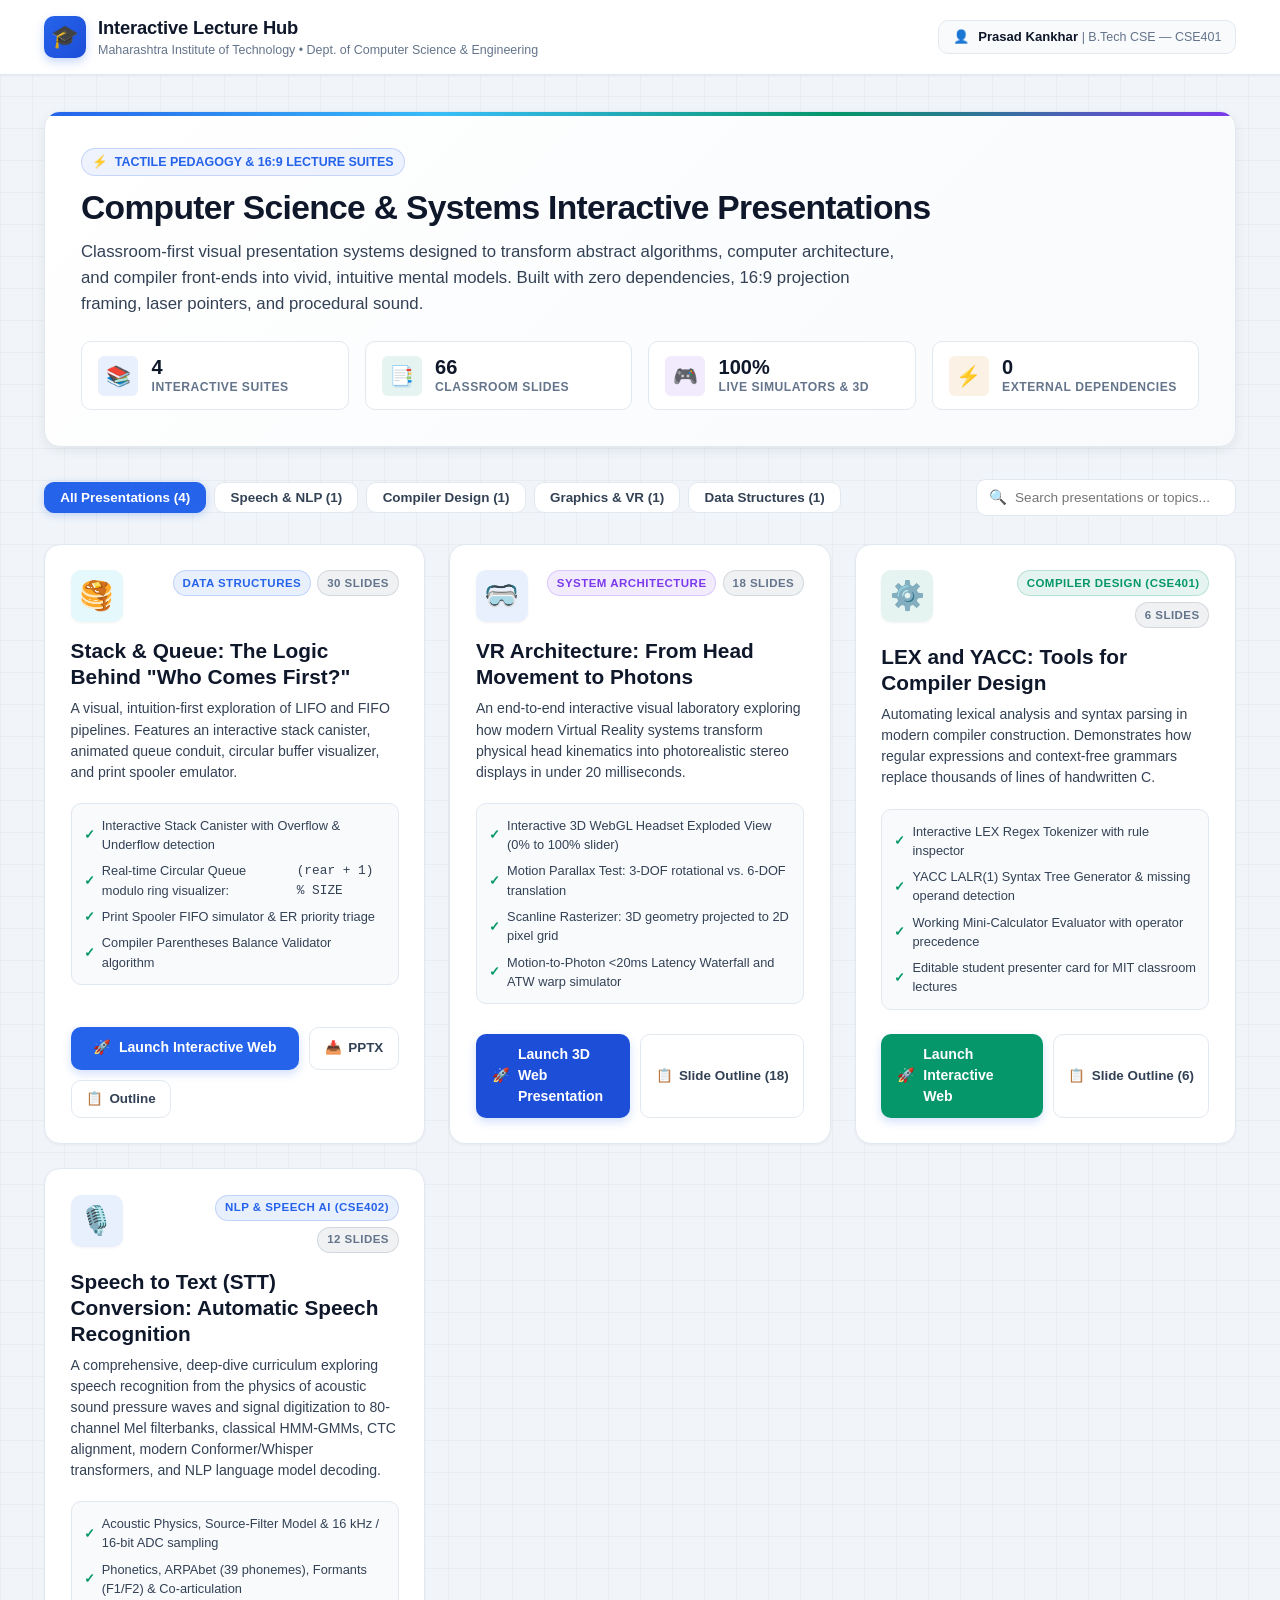
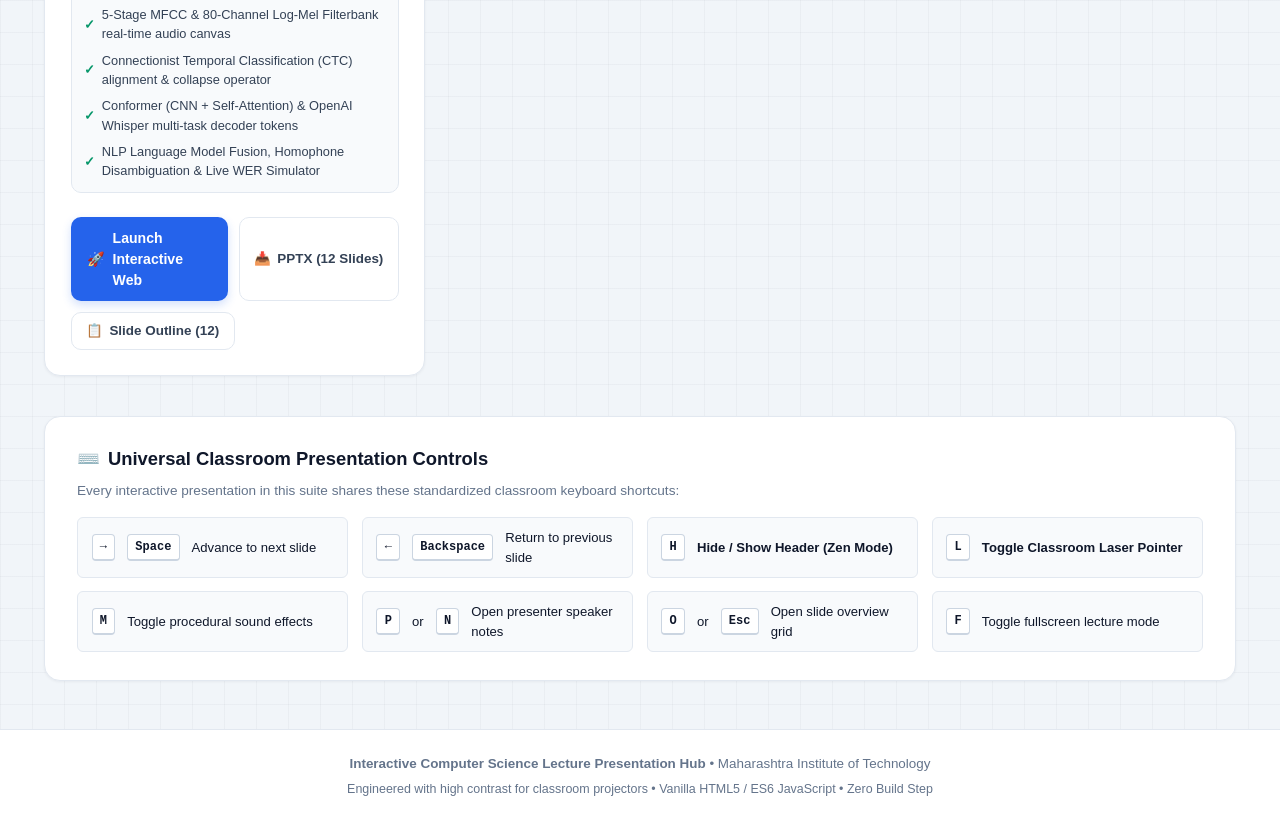
<file: index.html>
<!DOCTYPE html>
<html lang="en">
<head>
  <meta charset="UTF-8">
  <meta name="viewport" content="width=device-width, initial-scale=1.0">
  <title>CS & Engineering Interactive Presentation Hub</title>
  <meta name="description" content="Central Hub for Interactive Classroom Presentations, WebGL Laboratories, and Teaching Suites in Computer Science and Engineering.">
  <link rel="stylesheet" href="css/hub.css">
  <link rel="icon" href="data:image/svg+xml,<svg xmlns='http://www.w3.org/2000/svg' viewBox='0 0 100 100'><text y='.9em' font-size='90'>🎓</text></svg>">
</head>
<body>

  <!-- Hub Header -->
  <header class="hub-header">
    <div class="hub-header-container">
      <div class="hub-brand">
        <div class="hub-logo-icon" aria-hidden="true">🎓</div>
        <div>
          <h1 class="hub-brand-title">Interactive Lecture Hub</h1>
          <div class="hub-brand-subtitle">Maharashtra Institute of Technology • Dept. of Computer Science & Engineering</div>
        </div>
      </div>

      <div class="hub-presenter-badge">
        <span>👤</span>
        <div>
          <strong style="color: var(--text-primary);">Prasad Kankhar</strong>
          <span style="color: var(--text-muted); font-size: 0.78rem;"> | B.Tech CSE — CSE401</span>
        </div>
      </div>
    </div>
  </header>

  <!-- Hub Main Content -->
  <main class="hub-main">
    
    <!-- Hero Banner -->
    <section class="hub-hero">
      <div class="hero-tag">
        <span>⚡</span> TACTILE PEDAGOGY & 16:9 LECTURE SUITES
      </div>
      <h2 class="hero-title">
        Computer Science & Systems Interactive Presentations
      </h2>
      <p class="hero-lead">
        Classroom-first visual presentation systems designed to transform abstract algorithms, computer architecture, and compiler front-ends into vivid, intuitive mental models. Built with zero dependencies, 16:9 projection framing, laser pointers, and procedural sound.
      </p>

      <!-- Stats Grid -->
      <div class="hub-stats-row">
        <div class="hub-stat-item">
          <div class="hub-stat-icon" style="background: rgba(37, 99, 235, 0.1); color: var(--accent-blue);">📚</div>
          <div>
            <div class="hub-stat-val">4</div>
            <div class="hub-stat-lbl">Interactive Suites</div>
          </div>
        </div>

        <div class="hub-stat-item">
          <div class="hub-stat-icon" style="background: rgba(5, 150, 105, 0.1); color: var(--accent-green);">📑</div>
          <div>
            <div class="hub-stat-val">66</div>
            <div class="hub-stat-lbl">Classroom Slides</div>
          </div>
        </div>

        <div class="hub-stat-item">
          <div class="hub-stat-icon" style="background: rgba(124, 58, 237, 0.1); color: var(--accent-purple);">🎮</div>
          <div>
            <div class="hub-stat-val">100%</div>
            <div class="hub-stat-lbl">Live Simulators & 3D</div>
          </div>
        </div>

        <div class="hub-stat-item">
          <div class="hub-stat-icon" style="background: rgba(217, 119, 6, 0.1); color: var(--accent-amber);">⚡</div>
          <div>
            <div class="hub-stat-val">0</div>
            <div class="hub-stat-lbl">External Dependencies</div>
          </div>
        </div>
      </div>
    </section>

    <!-- Toolbar: Category Filters & Search -->
    <div class="hub-toolbar">
      <div class="hub-filter-tabs">
        <button class="hub-tab-btn active" onclick="filterCategory('all', this)">All Presentations (4)</button>
        <button class="hub-tab-btn" onclick="filterCategory('nlp', this)">Speech & NLP (1)</button>
        <button class="hub-tab-btn" onclick="filterCategory('compiler', this)">Compiler Design (1)</button>
        <button class="hub-tab-btn" onclick="filterCategory('systems', this)">Graphics & VR (1)</button>
        <button class="hub-tab-btn" onclick="filterCategory('ds', this)">Data Structures (1)</button>
      </div>

      <div class="hub-search-box">
        <span style="font-size: 0.9rem;" aria-hidden="true">🔍</span>
        <input type="text" id="hub-search-input" class="hub-search-input" placeholder="Search presentations or topics..." oninput="searchPresentations(this.value)">
      </div>
    </div>

    <!-- Presentation Cards Grid -->
    <div class="hub-cards-grid" id="presentation-grid">

      <!-- Card 1: Stack & Queue -->
      <article class="ppt-card" data-category="ds" data-keywords="stack queue lifo fifo data structures algorithms circular buffer spooler recursion call stack">
        <div>
          <div class="ppt-card-header">
            <div class="ppt-card-icon" style="background: rgba(6, 182, 212, 0.1); color: #0891B2;">🥞</div>
            <div class="ppt-badge-row">
              <span class="ppt-pill ppt-pill-blue">Data Structures</span>
              <span class="ppt-pill ppt-pill-slate">30 Slides</span>
            </div>
          </div>

          <h3 class="ppt-card-title">Stack & Queue: The Logic Behind "Who Comes First?"</h3>
          <p class="ppt-card-desc">
            A visual, intuition-first exploration of LIFO and FIFO pipelines. Features an interactive stack canister, animated queue conduit, circular buffer visualizer, and print spooler emulator.
          </p>

          <ul class="ppt-features-list">
            <li>Interactive Stack Canister with Overflow & Underflow detection</li>
            <li>Real-time Circular Queue modulo ring visualizer: <code>(rear + 1) % SIZE</code></li>
            <li>Print Spooler FIFO simulator & ER priority triage</li>
            <li>Compiler Parentheses Balance Validator algorithm</li>
          </ul>
        </div>

        <div class="ppt-actions">
          <a href="stack-queue.html" class="btn-launch" title="Launch Stack & Queue Presentation">
            <span>🚀</span> Launch Interactive Web
          </a>
          <a href="stack-queue.pptx" download class="btn-secondary" title="Download PowerPoint Deck (.pptx)">
            <span>📥</span> PPTX
          </a>
          <button class="btn-secondary" onclick="openOutline('stack-queue')" title="View Slide Outline">
            <span>📋</span> Outline
          </button>
        </div>
      </article>

      <!-- Card 2: VR Architecture -->
      <article class="ppt-card" data-category="systems" data-keywords="vr virtual reality architecture head tracking 3d webgl rendering latency buffer atw foveated optics ipd">
        <div>
          <div class="ppt-card-header">
            <div class="ppt-card-icon" style="background: rgba(37, 99, 235, 0.1); color: #2563EB;">🥽</div>
            <div class="ppt-badge-row">
              <span class="ppt-pill ppt-pill-purple">System Architecture</span>
              <span class="ppt-pill ppt-pill-slate">18 Slides</span>
            </div>
          </div>

          <h3 class="ppt-card-title">VR Architecture: From Head Movement to Photons</h3>
          <p class="ppt-card-desc">
            An end-to-end interactive visual laboratory exploring how modern Virtual Reality systems transform physical head kinematics into photorealistic stereo displays in under 20 milliseconds.
          </p>

          <ul class="ppt-features-list">
            <li>Interactive 3D WebGL Headset Exploded View (0% to 100% slider)</li>
            <li>Motion Parallax Test: 3-DOF rotational vs. 6-DOF translation</li>
            <li>Scanline Rasterizer: 3D geometry projected to 2D pixel grid</li>
            <li>Motion-to-Photon &lt;20ms Latency Waterfall and ATW warp simulator</li>
          </ul>
        </div>

        <div class="ppt-actions">
          <a href="vr.html" class="btn-launch" style="background: #1D4ED8;" title="Launch VR Architecture Presentation">
            <span>🚀</span> Launch 3D Web Presentation
          </a>
          <button class="btn-secondary" onclick="openOutline('vr')" title="View Slide Outline">
            <span>📋</span> Slide Outline (18)
          </button>
        </div>
      </article>

      <!-- Card 3: LEX & YACC -->
      <article class="ppt-card" data-category="compiler" data-keywords="lex yacc compiler design cse401 lexical analysis syntax parsing dfa lalr bnf token ast calculator mit">
        <div>
          <div class="ppt-card-header">
            <div class="ppt-card-icon" style="background: rgba(5, 150, 105, 0.1); color: #059669;">⚙️</div>
            <div class="ppt-badge-row">
              <span class="ppt-pill ppt-pill-emerald">Compiler Design (CSE401)</span>
              <span class="ppt-pill ppt-pill-slate">6 Slides</span>
            </div>
          </div>

          <h3 class="ppt-card-title">LEX and YACC: Tools for Compiler Design</h3>
          <p class="ppt-card-desc">
            Automating lexical analysis and syntax parsing in modern compiler construction. Demonstrates how regular expressions and context-free grammars replace thousands of lines of handwritten C.
          </p>

          <ul class="ppt-features-list">
            <li>Interactive LEX Regex Tokenizer with rule inspector</li>
            <li>YACC LALR(1) Syntax Tree Generator & missing operand detection</li>
            <li>Working Mini-Calculator Evaluator with operator precedence</li>
            <li>Editable student presenter card for MIT classroom lectures</li>
          </ul>
        </div>

        <div class="ppt-actions">
          <a href="lex-yacc.html" class="btn-launch" style="background: #059669;" title="Launch LEX & YACC Presentation">
            <span>🚀</span> Launch Interactive Web
          </a>
          <button class="btn-secondary" onclick="openOutline('lex-yacc')" title="View Slide Outline">
            <span>📋</span> Slide Outline (6)
          </button>
        </div>
      </article>

      <!-- Card 4: Speech to Text (ASR) & NLP -->
      <article class="ppt-card" data-category="nlp" data-keywords="speech to text stt asr nlp audio mfcc mel spectrogram acoustic model language model bayes hmm conformer whisper wer levenshtein decoding ctc phonetics mit">
        <div>
          <div class="ppt-card-header">
            <div class="ppt-card-icon" style="background: rgba(37, 99, 235, 0.1); color: #2563EB;">🎙️</div>
            <div class="ppt-badge-row">
              <span class="ppt-pill ppt-pill-blue">NLP & Speech AI (CSE402)</span>
              <span class="ppt-pill ppt-pill-slate">12 Slides</span>
            </div>
          </div>

          <h3 class="ppt-card-title">Speech to Text (STT) Conversion: Automatic Speech Recognition</h3>
          <p class="ppt-card-desc">
            A comprehensive, deep-dive curriculum exploring speech recognition from the physics of acoustic sound pressure waves and signal digitization to 80-channel Mel filterbanks, classical HMM-GMMs, CTC alignment, modern Conformer/Whisper transformers, and NLP language model decoding.
          </p>

          <ul class="ppt-features-list">
            <li>Acoustic Physics, Source-Filter Model & 16 kHz / 16-bit ADC sampling</li>
            <li>Phonetics, ARPAbet (39 phonemes), Formants (F1/F2) & Co-articulation</li>
            <li>5-Stage MFCC & 80-Channel Log-Mel Filterbank real-time audio canvas</li>
            <li>Connectionist Temporal Classification (CTC) alignment & collapse operator</li>
            <li>Conformer (CNN + Self-Attention) & OpenAI Whisper multi-task decoder tokens</li>
            <li>NLP Language Model Fusion, Homophone Disambiguation & Live WER Simulator</li>
          </ul>
        </div>

        <div class="ppt-actions">
          <a href="stt.html" class="btn-launch" style="background: #2563EB;" title="Launch Speech to Text Presentation">
            <span>🚀</span> Launch Interactive Web
          </a>
          <a href="stt.pptx" download class="btn-secondary" title="Download PowerPoint Deck (.pptx)">
            <span>📥</span> PPTX (12 Slides)
          </a>
          <button class="btn-secondary" onclick="openOutline('stt')" title="View Slide Outline">
            <span>📋</span> Slide Outline (12)
          </button>
        </div>
      </article>

    </div>

    <!-- Classroom Shortcuts Cheatsheet -->
    <section class="hub-cheatsheet">
      <h3 class="cheatsheet-title">
        <span>⌨️</span> Universal Classroom Presentation Controls
      </h3>
      <p style="font-size: 0.85rem; color: var(--text-muted);">
        Every interactive presentation in this suite shares these standardized classroom keyboard shortcuts:
      </p>

      <div class="cheatsheet-grid">
        <div class="cheatsheet-item">
          <kbd>→</kbd> <kbd>Space</kbd>
          <span>Advance to next slide</span>
        </div>
        <div class="cheatsheet-item">
          <kbd>←</kbd> <kbd>Backspace</kbd>
          <span>Return to previous slide</span>
        </div>
        <div class="cheatsheet-item">
          <kbd>H</kbd>
          <span><strong>Hide / Show Header (Zen Mode)</strong></span>
        </div>
        <div class="cheatsheet-item">
          <kbd>L</kbd>
          <span><strong>Toggle Classroom Laser Pointer</strong></span>
        </div>
        <div class="cheatsheet-item">
          <kbd>M</kbd>
          <span>Toggle procedural sound effects</span>
        </div>
        <div class="cheatsheet-item">
          <kbd>P</kbd> or <kbd>N</kbd>
          <span>Open presenter speaker notes</span>
        </div>
        <div class="cheatsheet-item">
          <kbd>O</kbd> or <kbd>Esc</kbd>
          <span>Open slide overview grid</span>
        </div>
        <div class="cheatsheet-item">
          <kbd>F</kbd>
          <span>Toggle fullscreen lecture mode</span>
        </div>
      </div>
    </section>

  </main>

  <!-- Slide Outline Modal -->
  <div class="hub-modal-overlay" id="outline-modal" onclick="if(event.target === this) closeOutline()">
    <div class="hub-modal">
      <div class="hub-modal-header">
        <div style="font-size: 1.15rem; font-weight: 800; color: var(--text-primary); display: flex; align-items: center; gap: 0.5rem;" id="modal-title">
          <span>📋</span> Slide Outline
        </div>
        <button class="btn-secondary" onclick="closeOutline()" style="padding: 0.3rem 0.6rem; font-size: 0.8rem;">✕ Close</button>
      </div>
      <div class="hub-modal-body">
        <ul class="hub-modal-list" id="modal-list">
          <!-- Populated by JavaScript -->
        </ul>
      </div>
    </div>
  </div>

  <!-- Hub Footer -->
  <footer class="hub-footer">
    <div>
      <strong>Interactive Computer Science Lecture Presentation Hub</strong> • Maharashtra Institute of Technology
    </div>
    <div style="margin-top: 0.35rem; font-size: 0.78rem;">
      Engineered with high contrast for classroom projectors • Vanilla HTML5 / ES6 JavaScript • Zero Build Step
    </div>
  </footer>

  <!-- Script for Filtering, Searching, and Outlines -->
  <script>
    const outlinesData = {
      'stack-queue': {
        title: '🥞 Stack & Queue (30 Slides)',
        file: 'stack-queue.html',
        slides: [
          { num: '01', name: 'Introduction: The Logic Behind "Who Comes First?"' },
          { num: '02', name: 'Part 1: The Stack — Last-In, First-Out (LIFO)' },
          { num: '03', name: 'Real-World Stack Analogies (Cafeteria Trays & Browser History)' },
          { num: '04', name: 'Core Stack Operations (PUSH, POP, PEEK/TOP)' },
          { num: '05', name: 'Interactive Stack Canister Simulator' },
          { num: '06', name: 'Stack Underflow & Overflow Protection' },
          { num: '07', name: 'Array Implementation of Stack' },
          { num: '08', name: 'Stack Application 1: Function Call Stack & Recursion' },
          { num: '09', name: 'Stack Application 2: Parentheses Balancing Algorithm' },
          { num: '10', name: 'Stack Application 3: Infix to Postfix Conversion' },
          { num: '11', name: 'Part 2: The Queue — First-In, First-Out (FIFO)' },
          { num: '12', name: 'Real-World Queue Analogies (Ticket Counters & Supermarkets)' },
          { num: '13', name: 'Core Queue Operations (ENQUEUE, DEQUEUE, FRONT/REAR)' },
          { num: '14', name: 'Interactive Queue Conduit Simulator' },
          { num: '15', name: 'Linear Queue Problem: False Overflow' },
          { num: '16', name: 'The Solution: Circular Queue (Modulo Arithmetic)' },
          { num: '17', name: 'Interactive Circular Queue Ring Buffer' },
          { num: '18', name: 'Queue Application 1: CPU Task Scheduling' },
          { num: '19', name: 'Queue Application 2: Printer Spooler Simulator' },
          { num: '20', name: 'Queue Application 3: Breadth-First Search (BFS)' },
          { num: '21', name: 'Double-Ended Queue (Deque)' },
          { num: '22', name: 'Priority Queue & ER Triage Simulator' },
          { num: '23', name: 'Monotonic Stack & Next Greater Element' },
          { num: '24', name: 'Implementing a Queue using Two Stacks' },
          { num: '25', name: 'Time & Space Complexity Summary Matrix' },
          { num: '26', name: 'Memory Layout: Dynamic Arrays vs. Linked Nodes' },
          { num: '27', name: 'Common Student Misconceptions & Pitfalls' },
          { num: '28', name: 'Interactive Debugger: Trace Code Operations' },
          { num: '29', name: 'Classroom Challenge: Which Data Structure Fits?' },
          { num: '30', name: 'Conclusion & Pedagogical Takeaways' }
        ]
      },
      'vr': {
        title: '🥽 VR Architecture: From Head Movement to Photons (18 Slides)',
        file: 'vr.html',
        slides: [
          { num: '01', name: 'Inside a VR System: Interactive 3D Room & Headset' },
          { num: '02', name: 'What Happens When You Move Your Head? (6-Stage Pipeline)' },
          { num: '03', name: 'VR System Architecture: 5 Core Layers' },
          { num: '04', name: 'VR Hardware Layer: Exploded 3D Assembly Explorer' },
          { num: '05', name: 'Head-Coupled Displays: 3-DOF vs. 6-DOF Motion Parallax' },
          { num: '06', name: 'Tracking Systems: Inside-Out SLAM vs. Outside-In Lighthouse' },
          { num: '07', name: 'Interactive 3D to 2D Scanline Rasterizer Simulator' },
          { num: '08', name: 'Stereo Rendering: Left/Right Binocular Parallax & IPD' },
          { num: '09', name: 'Game Engine & Hardware: 11.1ms CPU/GPU Budget' },
          { num: '10', name: 'Client-Server Distributed VR Architecture' },
          { num: '11', name: 'Multiplayer VR Synchronization & Dead Reckoning' },
          { num: '12', name: 'Cluster Rendering: Multi-GPU Master/Worker Nodes' },
          { num: '13', name: 'Cluster Rendering Example: 3-Screen CAVE Simulator' },
          { num: '14', name: 'Latency Budget: Motion-to-Photon (<20ms Waterfall)' },
          { num: '15', name: 'Asynchronous TimeWarp (ATW) & SpaceWarp (ASW)' },
          { num: '16', name: 'Foveated Rendering & Eye Gaze Detail Optimization' },
          { num: '17', name: 'System Performance Bottlenecks & Triage Matrix' },
          { num: '18', name: 'Conclusion & The Grand VR Mental Model' }
        ]
      },
      'lex-yacc': {
        title: '⚙️ LEX and YACC: Tools for Compiler Design (6 Slides)',
        file: 'lex-yacc.html',
        slides: [
          { num: '01', name: 'Title & Credentials: Tools for Compiler Design' },
          { num: '02', name: 'Introduction: The Compiler Front-End Pipeline' },
          { num: '03', name: 'LEX: Lexical Analyzer Generator & Regex Matcher' },
          { num: '04', name: 'YACC: Syntax Parser & Parse Tree Generator' },
          { num: '05', name: 'Real-World Applications: Mini-Calculator Evaluator' },
          { num: '06', name: 'Conclusion: Architectural Summary & Thank You' }
        ]
      },
      'stt': {
        title: '🎙️ Speech to Text (STT) Conversion (12 Slides)',
        file: 'stt.html',
        slides: [
          { num: '01', name: 'Title & Credentials: Speech to Text (STT) Conversion' },
          { num: '02', name: 'Foundations: The Acoustic-Phonetic Inverse Problem' },
          { num: '03', name: 'Physics & Signal Processing: Vocal Tract & 16 kHz Digitization' },
          { num: '04', name: 'Phonetics & Phonology: ARPAbet 39 Phonemes & Co-Articulation' },
          { num: '05', name: 'Feature Extraction: STFT, 80-Channel Filterbanks & 39D MFCC' },
          { num: '06', name: 'Classical Architecture: HMM-GMM/DNN & WFST Viterbi Search' },
          { num: '07', name: 'Temporal Alignment: Sequence Mismatch & CTC Loss Collapse' },
          { num: '08', name: 'Deep Learning Architectures: LAS, RNN-T & The Conformer' },
          { num: '09', name: 'Foundation Models: OpenAI Whisper & Self-Supervised Speech' },
          { num: '10', name: 'NLP Integration: Language Model Fusion & Inverse Text Normalization' },
          { num: '11', name: 'Evaluation & Benchmarks: Word Error Rate (WER) & Production Challenges' },
          { num: '12', name: 'Grand Mental Model: The 6 Pipeline Stages & Future Horizons' }
        ]
      }
    };

    function filterCategory(cat, btn) {
      document.querySelectorAll('.hub-tab-btn').forEach(b => b.classList.remove('active'));
      btn.classList.add('active');

      const cards = document.querySelectorAll('.ppt-card');
      cards.forEach(card => {
        if (cat === 'all' || card.dataset.category === cat) {
          card.style.display = 'flex';
        } else {
          card.style.display = 'none';
        }
      });
    }

    function searchPresentations(query) {
      const q = query.toLowerCase().trim();
      const cards = document.querySelectorAll('.ppt-card');
      cards.forEach(card => {
        const text = (card.innerText + ' ' + (card.dataset.keywords || '')).toLowerCase();
        if (!q || text.includes(q)) {
          card.style.display = 'flex';
        } else {
          card.style.display = 'none';
        }
      });
    }

    function openOutline(key) {
      const data = outlinesData[key];
      if (!data) return;

      document.getElementById('modal-title').innerHTML = `<span>📋</span> ${data.title}`;
      const list = document.getElementById('modal-list');
      list.innerHTML = data.slides.map(s => `
        <li class="hub-modal-item">
          <div>
            <strong style="color: var(--accent-blue); margin-right: 0.5rem;">Slide ${s.num}:</strong>
            <span>${s.name}</span>
          </div>
          <a href="${data.file}#slide-${parseInt(s.num, 10)}" class="btn-secondary" style="font-size: 0.76rem; padding: 0.25rem 0.55rem; text-decoration: none;">
            Jump →
          </a>
        </li>
      `).join('');

      document.getElementById('outline-modal').classList.add('active');
    }

    function closeOutline() {
      document.getElementById('outline-modal').classList.remove('active');
    }

    window.addEventListener('keydown', (e) => {
      if (e.key === 'Escape') closeOutline();
    });
  </script>
</body>
</html>
</file>
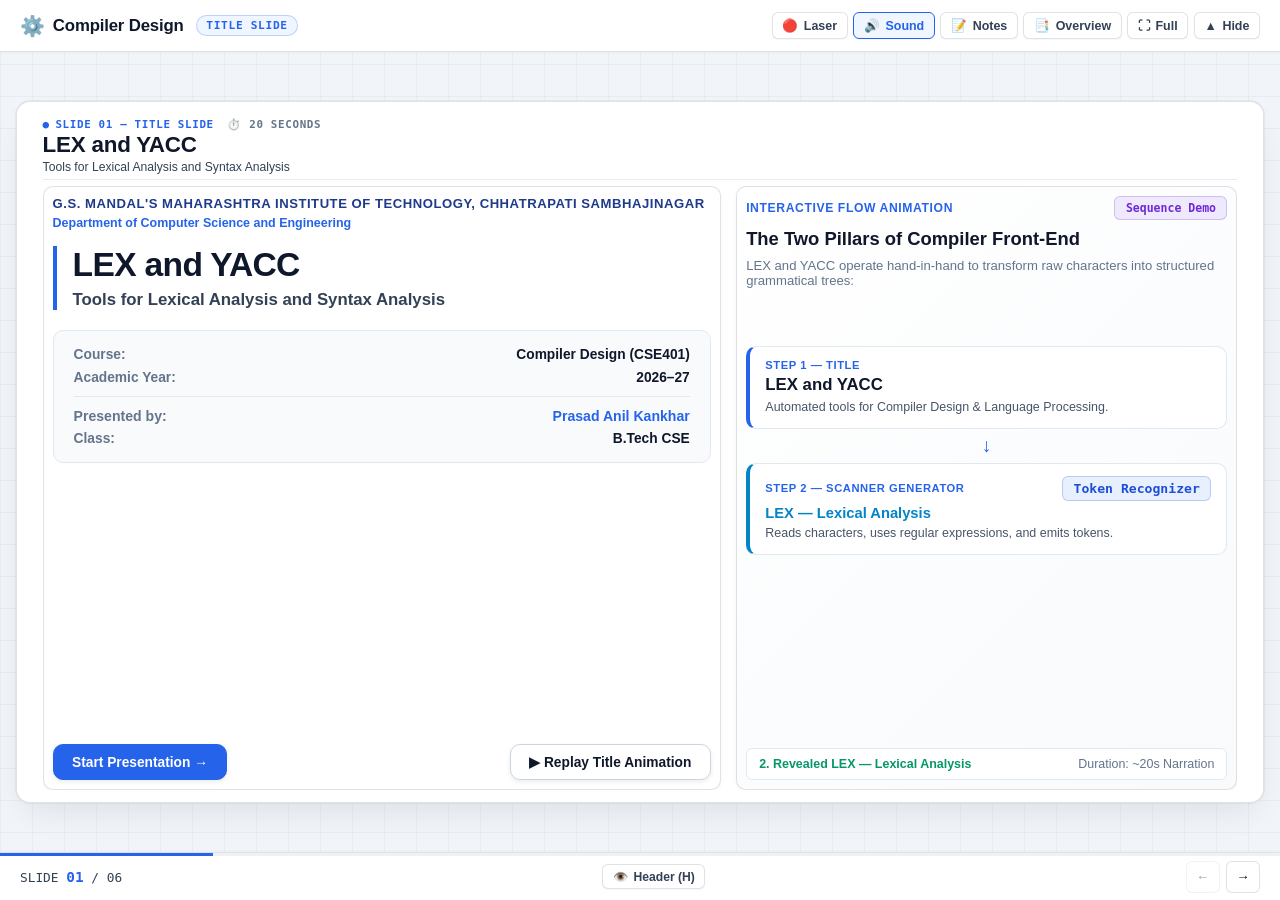
<file: lex-yacc.html>
<!DOCTYPE html>
<html lang="en">
<head>
  <meta charset="UTF-8">
  <meta name="viewport" content="width=device-width, initial-scale=1.0">
  <title>LEX and YACC: Tools for Compiler Design</title>
  <meta name="description" content="Interactive classroom lecture and visualization tool for LEX and YACC in Compiler Design (B.Tech CSE — CSE401).">
  <link rel="stylesheet" href="css/vr.css">
  <link rel="stylesheet" href="css/lex-yacc.css">
  <link rel="icon" href="data:image/svg+xml,<svg xmlns='http://www.w3.org/2000/svg' viewBox='0 0 100 100'><text y='.9em' font-size='90'>⚙️</text></svg>">
</head>
<body>

  <!-- Floating trigger pill when header is hidden -->
  <button class="header-reveal-pill" id="header-reveal-btn" onclick="lexYaccApp.toggleHeader()" title="Show Controls (H)" aria-label="Show Controls">
    <span>⌄ Show Controls (H)</span>
  </button>

  <!-- App Header -->
  <header class="app-header">
    <div class="header-left">
      <div class="logo-badge">
        <span style="font-size: 1.25rem;" aria-hidden="true">⚙️</span>
        <span>Compiler Design</span>
      </div>
      <div class="section-pill" id="current-section-pill">Title</div>
    </div>

    <div class="header-controls">
      <!-- Classroom Laser Pointer -->
      <button class="icon-btn" id="laser-toggle-btn" onclick="lexYaccApp.toggleLaserPointer()" title="Toggle Laser Pointer (L)" aria-label="Toggle Laser Pointer">
        <span>🔴</span>
        <span class="btn-label-text">Laser</span>
      </button>

      <!-- Audio Mute/Unmute -->
      <button class="icon-btn active" id="sound-toggle-btn" onclick="lexYaccApp.toggleAudio()" title="Toggle Sound FX (M)" aria-label="Toggle Sound Effects">
        <span>🔊</span>
        <span class="btn-label-text">Sound</span>
      </button>

      <!-- Speaker Notes -->
      <button class="icon-btn" onclick="lexYaccApp.toggleNotes()" title="Speaker Notes (N or P)" aria-label="Open Speaker Notes">
        <span>📝</span>
        <span class="btn-label-text">Notes</span>
      </button>

      <!-- Slide Grid Overview -->
      <button class="icon-btn" onclick="lexYaccApp.toggleOverview()" title="Slide Grid (O or Esc)" aria-label="Open Slide Overview">
        <span>📑</span>
        <span class="btn-label-text">Overview</span>
      </button>

      <!-- Fullscreen -->
      <button class="icon-btn" onclick="lexYaccApp.toggleFullscreen()" title="Fullscreen (F)" aria-label="Toggle Fullscreen">
        <span>⛶</span>
        <span class="btn-label-text">Full</span>
      </button>

      <!-- Hide Header Toggle -->
      <button class="icon-btn" onclick="lexYaccApp.toggleHeader()" title="Hide Header (H)" aria-label="Hide Header">
        <span>▲</span>
        <span class="btn-label-text">Hide</span>
      </button>
    </div>
  </header>

  <!-- Main Presentation Canvas -->
  <main class="presentation-container">
    <div class="slide-stage" id="slide-stage" tabindex="-1">
      <!-- Populated dynamically via lex-yacc-app.js -->
    </div>
  </main>

  <!-- Navigation Footer -->
  <footer class="app-footer">
    <div class="progress-container">
      <div class="progress-bar" id="progress-bar"></div>
    </div>

    <div class="slide-counter" id="slide-counter">
      SLIDE <b>01</b> / 06
    </div>

    <!-- Toggle Header Visibility from Footer -->
    <button class="icon-btn" id="footer-header-toggle-btn" onclick="lexYaccApp.toggleHeader()" title="Toggle Header Controls (H)" aria-label="Toggle Header Controls" style="font-size: 0.76rem; padding: 0.3rem 0.6rem;">
      <span>👁️</span>
      <span class="btn-label-text">Header (H)</span>
    </button>

    <div class="nav-buttons">
      <button class="nav-btn" id="prev-btn" onclick="lexYaccApp.prevSlide()" title="Previous Slide (Left Arrow / Backspace)" aria-label="Previous Slide">
        ←
      </button>
      <button class="nav-btn" id="next-btn" onclick="lexYaccApp.nextSlide()" title="Next Slide (Right Arrow / Spacebar)" aria-label="Next Slide">
        →
      </button>
    </div>
  </footer>

  <!-- Slide Overview Grid Modal -->
  <div class="modal-overlay" id="overview-modal" onclick="if(event.target === this) lexYaccApp.closeModals()" role="dialog" aria-modal="true" aria-label="All 6 Slides Overview">
    <div class="modal-content">
      <div class="modal-header">
        <div style="font-size: 1.25rem; font-weight: 800; color: var(--text-primary); display: flex; align-items: center; gap: 0.5rem;">
          <span aria-hidden="true">📑</span>
          <span>LEX and YACC — All 6 Slides</span>
        </div>
        <button class="icon-btn" onclick="lexYaccApp.closeModals()" aria-label="Close overview">✕ Close</button>
      </div>
      <div class="modal-body">
        <div class="overview-grid" id="overview-grid">
          <!-- Populated by lex-yacc-app.js -->
        </div>
      </div>
    </div>
  </div>

  <!-- Speaker Notes Modal -->
  <div class="modal-overlay" id="notes-modal" onclick="if(event.target === this) lexYaccApp.closeModals()" role="dialog" aria-modal="true" aria-label="Presenter Notes">
    <div class="modal-content" style="max-width: 620px;">
      <div class="modal-header">
        <div style="font-size: 1.2rem; font-weight: 800; color: var(--text-primary); display: flex; align-items: center; gap: 0.5rem;">
          <span aria-hidden="true">📝</span>
          <span>Lecturer & Speaker Notes</span>
        </div>
        <button class="icon-btn" onclick="lexYaccApp.closeModals()" aria-label="Close notes">✕ Close</button>
      </div>
      <div class="modal-body" id="notes-body">
        <!-- Injected dynamically -->
      </div>
    </div>
  </div>

  <!-- Scripts -->
  <script src="js/lex-yacc-slides.js"></script>
  <script src="js/lex-yacc-app.js"></script>
</body>
</html>
</file>
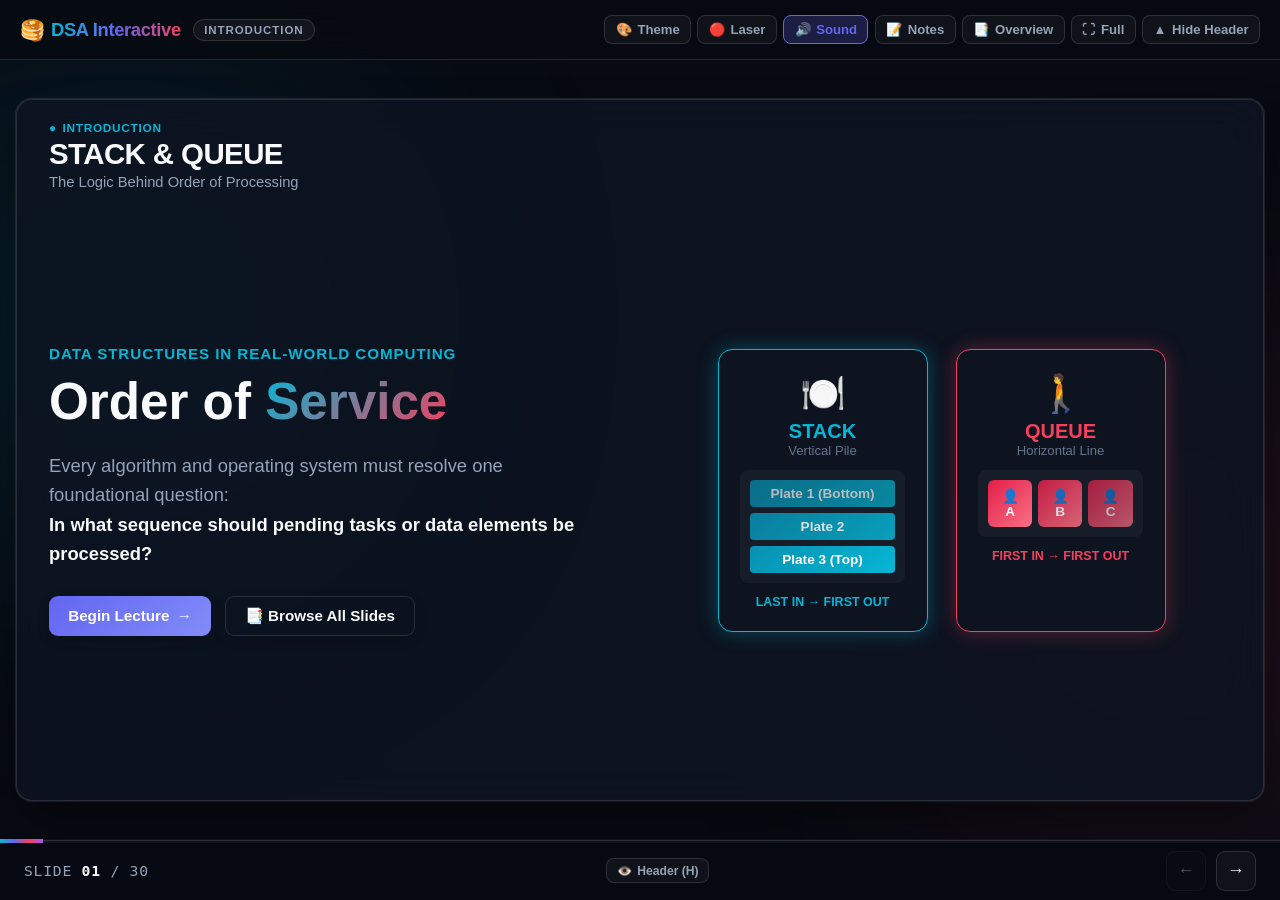
<file: stack-queue.html>
<!DOCTYPE html>
<html lang="en">
<head>
  <meta charset="UTF-8">
  <meta name="viewport" content="width=device-width, initial-scale=1.0, maximum-scale=5.0">
  <title>Stack & Queue: The Logic Behind "Who Comes First?"</title>
  <link rel="stylesheet" href="css/styles.css">
  <link rel="icon" href="data:image/svg+xml,<svg xmlns='http://www.w3.org/2000/svg' viewBox='0 0 100 100'><text y='.9em' font-size='90'>🥞</text></svg>">
</head>
<body class="theme-cyber-indigo">

  <!-- Accessible Skip Link -->
  <a href="#slide-stage" class="skip-link">Skip to presentation content</a>

  <!-- Ambient glowing backdrop -->
  <div class="ambient-glow glow-left" aria-hidden="true"></div>
  <div class="ambient-glow glow-right" aria-hidden="true"></div>

  <!-- Discreet Floating Trigger Pill to Restore Header when Hidden -->
  <button class="header-reveal-pill" id="header-reveal-btn" onclick="app.toggleHeader()" title="Show Header Controls (H)" aria-label="Show Header Controls">
    <span>⌄ Show Header (H)</span>
  </button>

  <!-- App Header -->
  <header class="app-header">
    <div class="header-left">
      <div class="logo-badge">
        <span style="font-size: 1.25rem;" aria-hidden="true">🥞</span>
        <span>DSA Interactive</span>
      </div>
      <div class="section-pill" id="current-section-pill">Introduction</div>
    </div>

    <div class="header-controls">
      <!-- Theme Switcher Dropdown -->
      <div class="theme-selector-dropdown">
        <button class="icon-btn" onclick="app.toggleThemeMenu()" title="Switch Color Theme" aria-label="Change Color Theme">
          <span>🎨</span>
          <span class="btn-label-text">Theme</span>
        </button>
        <div class="theme-menu" id="theme-menu" role="menu">
          <button class="theme-option-btn" onclick="app.setTheme('theme-cyber-indigo')">
            <span class="theme-dot" style="background: #06b6d4;"></span>
            <span>Cyber Indigo (Dark)</span>
          </button>
          <button class="theme-option-btn" onclick="app.setTheme('theme-academic-light')">
            <span class="theme-dot" style="background: #0284c7;"></span>
            <span>Academic Light (Lecture)</span>
          </button>
          <button class="theme-option-btn" onclick="app.setTheme('theme-sunset-glow')">
            <span class="theme-dot" style="background: #f97316;"></span>
            <span>Sunset Glow (Warm)</span>
          </button>
          <button class="theme-option-btn" onclick="app.setTheme('theme-matrix-neon')">
            <span class="theme-dot" style="background: #22c55e;"></span>
            <span>Matrix Neon (Laser)</span>
          </button>
        </div>
      </div>

      <!-- Classroom Laser Pointer -->
      <button class="icon-btn" id="laser-toggle-btn" onclick="app.toggleLaserPointer()" title="Toggle Laser Pointer (L)" aria-label="Toggle Laser Pointer">
        <span>🔴</span>
        <span class="btn-label-text">Laser</span>
      </button>

      <!-- Audio Mute/Unmute -->
      <button class="icon-btn active" id="sound-toggle-btn" onclick="app.toggleAudio()" title="Toggle Sound FX (M)" aria-label="Toggle Sound Effects">
        <span>🔊</span>
        <span class="btn-label-text">Sound</span>
      </button>

      <!-- Speaker Notes -->
      <button class="icon-btn" onclick="app.toggleNotes()" title="Speaker Notes (P)" aria-label="Open Speaker Notes">
        <span>📝</span>
        <span class="btn-label-text">Notes</span>
      </button>

      <!-- Slide Grid Overview -->
      <button class="icon-btn" onclick="app.toggleOverview()" title="Slide Grid (O or Esc)" aria-label="Open Slide Overview">
        <span>📑</span>
        <span class="btn-label-text">Overview</span>
      </button>

      <!-- Fullscreen -->
      <button class="icon-btn" onclick="app.toggleFullscreen()" title="Fullscreen (F)" aria-label="Toggle Fullscreen">
        <span>⛶</span>
        <span class="btn-label-text">Full</span>
      </button>

      <!-- Hide Header Toggle -->
      <button class="icon-btn" onclick="app.toggleHeader()" title="Hide All Header Controls (H)" aria-label="Hide All Header Controls">
        <span>▲</span>
        <span class="btn-label-text">Hide Header</span>
      </button>
    </div>
  </header>

  <!-- Presentation Viewport -->
  <main class="presentation-container">
    <div class="slide-stage" id="slide-stage" tabindex="-1">
      <!-- Active slide dynamically injected by app.js -->
    </div>
  </main>

  <!-- Navigation Footer -->
  <footer class="app-footer">
    <!-- Smooth linear progress bar -->
    <div class="progress-container">
      <div class="progress-bar" id="progress-bar"></div>
    </div>

    <div class="slide-counter tabular-nums" id="slide-counter">
      SLIDE <b>01</b> / 30
    </div>

    <!-- Toggle Header Visibility from Footer -->
    <button class="icon-btn" id="footer-header-toggle-btn" onclick="app.toggleHeader()" title="Toggle Header Controls (H)" aria-label="Toggle Header Controls" style="font-size: 0.76rem; padding: 0.3rem 0.6rem;">
      <span>👁️</span>
      <span class="btn-label-text">Header (H)</span>
    </button>

    <div class="nav-buttons">
      <button class="nav-btn" id="prev-btn" onclick="app.prevSlide()" title="Previous Slide (Left Arrow / Backspace)" aria-label="Previous Slide">
        ←
      </button>
      <button class="nav-btn" id="next-btn" onclick="app.nextSlide()" title="Next Slide (Right Arrow / Spacebar)" aria-label="Next Slide">
        →
      </button>
    </div>
  </footer>

  <!-- Slide Overview Grid Modal -->
  <div class="modal-overlay" id="overview-modal" onclick="if(event.target === this) app.closeModals()" role="dialog" aria-modal="true" aria-label="All 30 Slides Overview">
    <div class="modal-content">
      <div class="modal-header">
        <div style="font-size: 1.25rem; font-weight: 800; color: var(--text-primary); display: flex; align-items: center; gap: 0.5rem;">
          <span aria-hidden="true">📑</span>
          <span>All 30 Slides Overview</span>
        </div>
        <button class="icon-btn" onclick="app.closeModals()" aria-label="Close overview">✕ Close</button>
      </div>
      <div class="modal-body">
        <div class="overview-grid" id="overview-grid">
          <!-- Populated by app.js -->
        </div>
      </div>
    </div>
  </div>

  <!-- Speaker Notes Modal -->
  <div class="modal-overlay" id="notes-modal" onclick="if(event.target === this) app.closeModals()" role="dialog" aria-modal="true" aria-label="Presenter Notes">
    <div class="modal-content" style="max-width: 600px;">
      <div class="modal-header">
        <div style="font-size: 1.2rem; font-weight: 800; color: var(--text-primary); display: flex; align-items: center; gap: 0.5rem;">
          <span aria-hidden="true">📝</span>
          <span>Speaker & Presenter Notes</span>
        </div>
        <button class="icon-btn" onclick="app.closeModals()" aria-label="Close notes">✕ Close</button>
      </div>
      <div class="modal-body" id="notes-body">
        <!-- Injected dynamically -->
      </div>
    </div>
  </div>

  <!-- Scripts -->
  <script src="js/audio.js"></script>
  <script src="js/slides.js"></script>
  <script src="js/app.js"></script>

</body>
</html>
</file>
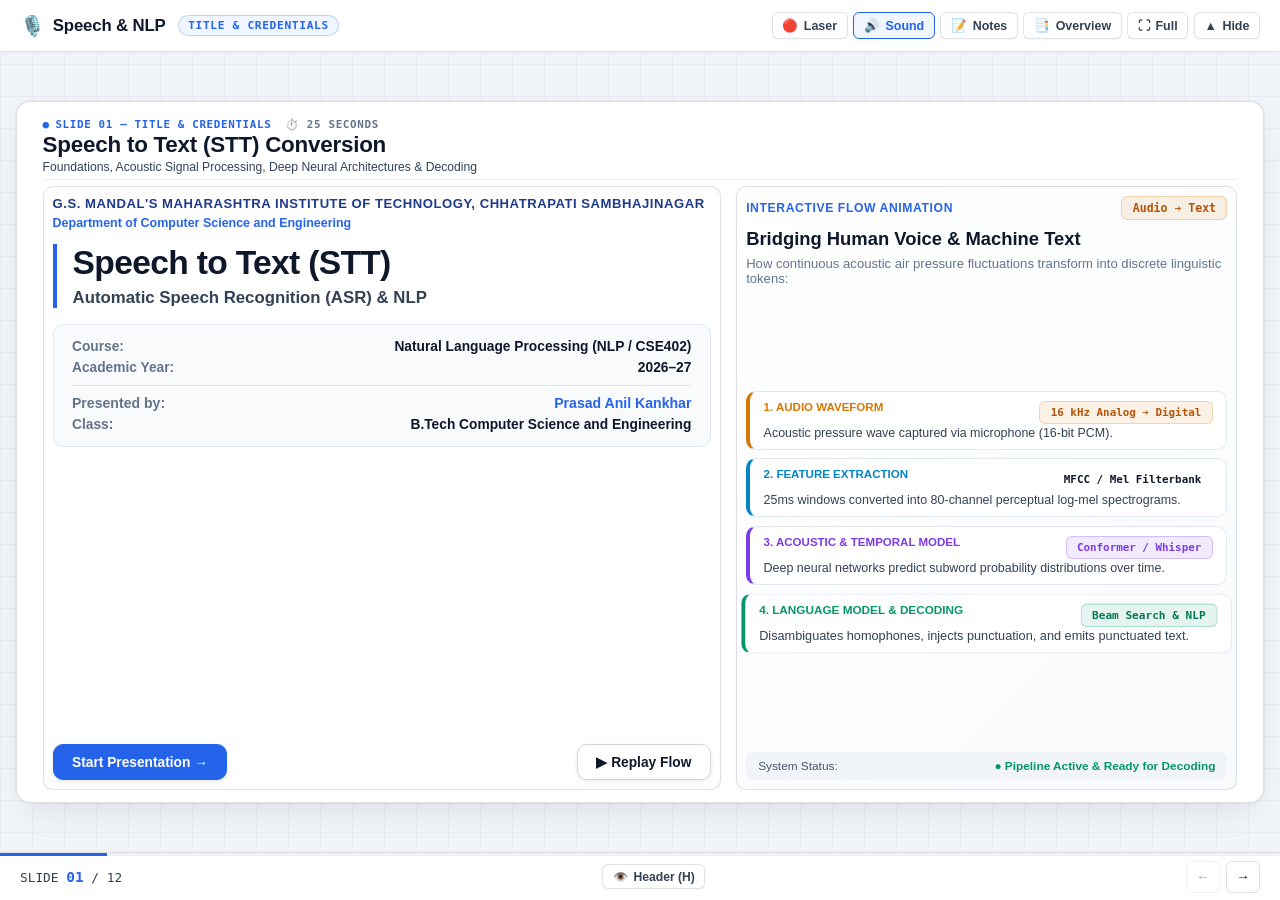
<file: stt.html>
<!DOCTYPE html>
<html lang="en">
<head>
  <meta charset="UTF-8">
  <meta name="viewport" content="width=device-width, initial-scale=1.0">
  <title>Speech to Text Conversion: Automatic Speech Recognition (ASR) & NLP</title>
  <meta name="description" content="Interactive classroom lecture and simulation tool for Speech to Text Conversion in Natural Language Processing (B.Tech CSE — CSE402).">
  <link rel="stylesheet" href="css/vr.css">
  <link rel="stylesheet" href="css/stt.css">
  <link rel="icon" href="data:image/svg+xml,<svg xmlns='http://www.w3.org/2000/svg' viewBox='0 0 100 100'><text y='.9em' font-size='90'>🎙️</text></svg>">
</head>
<body>

  <!-- Floating trigger pill when header is hidden -->
  <button class="header-reveal-pill" id="header-reveal-btn" onclick="sttApp.toggleHeader()" title="Show Controls (H)" aria-label="Show Controls">
    <span>⌄ Show Controls (H)</span>
  </button>

  <!-- App Header -->
  <header class="app-header">
    <div class="header-left">
      <div class="logo-badge">
        <span style="font-size: 1.25rem;" aria-hidden="true">🎙️</span>
        <span>Speech & NLP</span>
      </div>
      <div class="section-pill" id="current-section-pill">Title</div>
    </div>

    <div class="header-controls">
      <!-- Classroom Laser Pointer -->
      <button class="icon-btn" id="laser-toggle-btn" onclick="sttApp.toggleLaserPointer()" title="Toggle Laser Pointer (L)" aria-label="Toggle Laser Pointer">
        <span>🔴</span>
        <span class="btn-label-text">Laser</span>
      </button>

      <!-- Audio Mute/Unmute -->
      <button class="icon-btn active" id="sound-toggle-btn" onclick="sttApp.toggleAudio()" title="Toggle Sound FX (M)" aria-label="Toggle Sound Effects">
        <span>🔊</span>
        <span class="btn-label-text">Sound</span>
      </button>

      <!-- Speaker Notes -->
      <button class="icon-btn" onclick="sttApp.toggleNotes()" title="Speaker Notes (N or P)" aria-label="Open Speaker Notes">
        <span>📝</span>
        <span class="btn-label-text">Notes</span>
      </button>

      <!-- Slide Grid Overview -->
      <button class="icon-btn" onclick="sttApp.toggleOverview()" title="Slide Grid (O or Esc)" aria-label="Open Slide Overview">
        <span>📑</span>
        <span class="btn-label-text">Overview</span>
      </button>

      <!-- Fullscreen -->
      <button class="icon-btn" onclick="sttApp.toggleFullscreen()" title="Fullscreen (F)" aria-label="Toggle Fullscreen">
        <span>⛶</span>
        <span class="btn-label-text">Full</span>
      </button>

      <!-- Hide Header Toggle -->
      <button class="icon-btn" onclick="sttApp.toggleHeader()" title="Hide Header (H)" aria-label="Hide Header">
        <span>▲</span>
        <span class="btn-label-text">Hide</span>
      </button>
    </div>
  </header>

  <!-- Main Presentation Canvas (Strict 16:9 Aspect Ratio) -->
  <main class="presentation-container">
    <div class="slide-stage" id="slide-stage" tabindex="-1">
      <!-- Populated dynamically via js/stt-app.js and js/stt-slides.js -->
    </div>
  </main>

  <!-- Navigation Footer -->
  <footer class="app-footer">
    <div class="progress-container">
      <div class="progress-bar" id="progress-bar"></div>
    </div>

    <div class="slide-counter" id="slide-counter">
      SLIDE <b>01</b> / 12
    </div>

    <!-- Toggle Header Visibility from Footer -->
    <button class="icon-btn" id="footer-header-toggle-btn" onclick="sttApp.toggleHeader()" title="Toggle Header Controls (H)" aria-label="Toggle Header Controls" style="font-size: 0.76rem; padding: 0.3rem 0.6rem;">
      <span>👁️</span>
      <span class="btn-label-text">Header (H)</span>
    </button>

    <div class="nav-buttons">
      <button class="nav-btn" id="prev-btn" onclick="sttApp.prevSlide()" title="Previous Slide (Left Arrow / Backspace)" aria-label="Previous Slide">
        ←
      </button>
      <button class="nav-btn" id="next-btn" onclick="sttApp.nextSlide()" title="Next Slide (Right Arrow / Spacebar)" aria-label="Next Slide">
        →
      </button>
    </div>
  </footer>

  <!-- Slide Overview Grid Modal -->
  <div class="modal-overlay" id="overview-modal" onclick="if(event.target === this) sttApp.closeModals()" role="dialog" aria-modal="true" aria-label="All 12 Slides Overview">
    <div class="modal-content">
      <div class="modal-header">
        <div style="font-size: 1.25rem; font-weight: 800; color: var(--text-primary); display: flex; align-items: center; gap: 0.5rem;">
          <span aria-hidden="true">📑</span>
          <span>Speech to Text (STT) — All 12 Slides</span>
        </div>
        <button class="icon-btn" onclick="sttApp.closeModals()" aria-label="Close overview">✕ Close</button>
      </div>
      <div class="modal-body">
        <div class="overview-grid" id="overview-grid">
          <!-- Populated by stt-app.js -->
        </div>
      </div>
    </div>
  </div>

  <!-- Speaker Notes Modal -->
  <div class="modal-overlay" id="notes-modal" onclick="if(event.target === this) sttApp.closeModals()" role="dialog" aria-modal="true" aria-label="Presenter Notes">
    <div class="modal-content" style="max-width: 620px;">
      <div class="modal-header">
        <div style="font-size: 1.2rem; font-weight: 800; color: var(--text-primary); display: flex; align-items: center; gap: 0.5rem;">
          <span aria-hidden="true">📝</span>
          <span>Lecturer & Speaker Notes</span>
        </div>
        <button class="icon-btn" onclick="sttApp.closeModals()" aria-label="Close notes">✕ Close</button>
      </div>
      <div class="modal-body" id="notes-body">
        <!-- Injected dynamically -->
      </div>
    </div>
  </div>

  <!-- Scripts -->
  <script src="js/stt-slides.js"></script>
  <script src="js/stt-app.js"></script>
</body>
</html>
</file>
<file: css/hub.css>
/* ==========================================================================
   INTERACTIVE LECTURE HUB - MAIN INDEX STYLESHEET
   Theme: Academic Light & Professional Engineering
   Palette: Slate #F1F5F9 | White #FFFFFF | Navy #0F172A | Cobalt #2563EB | Emerald #059669
   ========================================================================== */

:root {
  --bg-main: #F1F5F9;
  --bg-surface: #FFFFFF;
  --bg-card: #FFFFFF;
  --bg-card-hover: #F8FAFC;
  --border-subtle: #E2E8F0;
  --border-accent: #2563EB;
  
  --text-primary: #0F172A;
  --text-secondary: #334155;
  --text-muted: #64748B;
  
  --accent-blue: #2563EB;
  --accent-blue-hover: #1D4ED8;
  --accent-green: #059669;
  --accent-green-hover: #047857;
  --accent-amber: #D97706;
  --accent-purple: #7C3AED;
  
  --font-main: -apple-system, BlinkMacSystemFont, "Segoe UI", Roboto, "Helvetica Neue", Arial, sans-serif;
  --font-mono: "Fira Code", "SF Mono", Monaco, Consolas, monospace;
  
  --radius-sm: 6px;
  --radius-md: 10px;
  --radius-lg: 16px;
  --shadow-sm: 0 1px 3px rgba(15, 23, 42, 0.05);
  --shadow-md: 0 4px 12px rgba(15, 23, 42, 0.07);
  --shadow-lg: 0 10px 25px rgba(15, 23, 42, 0.09);
}

* {
  box-sizing: border-box;
  margin: 0;
  padding: 0;
}

body {
  background-color: var(--bg-main);
  color: var(--text-primary);
  font-family: var(--font-main);
  line-height: 1.5;
  min-height: 100vh;
  display: flex;
  flex-direction: column;
  -webkit-font-smoothing: antialiased;
  background-image: 
    linear-gradient(to right, rgba(15, 23, 42, 0.03) 1px, transparent 1px),
    linear-gradient(to bottom, rgba(15, 23, 42, 0.03) 1px, transparent 1px);
  background-size: 32px 32px;
}

/* Hub Header */
.hub-header {
  background: rgba(255, 255, 255, 0.95);
  backdrop-filter: blur(12px);
  border-bottom: 1px solid var(--border-subtle);
  position: sticky;
  top: 0;
  z-index: 50;
  box-shadow: var(--shadow-sm);
}

.hub-header-container {
  max-width: 1240px;
  margin: 0 auto;
  padding: 0.85rem 1.5rem;
  display: flex;
  align-items: center;
  justify-content: space-between;
  gap: 1rem;
}

.hub-brand {
  display: flex;
  align-items: center;
  gap: 0.75rem;
}

.hub-logo-icon {
  width: 42px;
  height: 42px;
  border-radius: var(--radius-md);
  background: linear-gradient(135deg, #2563EB, #1D4ED8);
  color: #FFFFFF;
  display: flex;
  align-items: center;
  justify-content: center;
  font-size: 1.4rem;
  box-shadow: 0 4px 10px rgba(37, 99, 235, 0.25);
}

.hub-brand-title {
  font-size: 1.15rem;
  font-weight: 800;
  color: var(--text-primary);
  letter-spacing: -0.01em;
}

.hub-brand-subtitle {
  font-size: 0.78rem;
  color: var(--text-muted);
  font-weight: 500;
}

.hub-presenter-badge {
  display: flex;
  align-items: center;
  gap: 0.6rem;
  background: #F8FAFC;
  border: 1px solid var(--border-subtle);
  padding: 0.4rem 0.85rem;
  border-radius: var(--radius-md);
  font-size: 0.82rem;
}

/* Hub Main Container */
.hub-main {
  max-width: 1240px;
  margin: 0 auto;
  padding: 2.25rem 1.5rem 3rem 1.5rem;
  flex: 1;
  width: 100%;
}

/* Hero Banner */
.hub-hero {
  background: linear-gradient(135deg, #FFFFFF, #F8FAFC);
  border: 1px solid var(--border-subtle);
  border-radius: var(--radius-lg);
  padding: 2.25rem;
  margin-bottom: 2rem;
  box-shadow: var(--shadow-md);
  position: relative;
  overflow: hidden;
}

.hub-hero::before {
  content: "";
  position: absolute;
  top: 0;
  left: 0;
  right: 0;
  height: 4px;
  background: linear-gradient(90deg, var(--accent-blue), #38BDF8, var(--accent-green), var(--accent-purple));
}

.hero-tag {
  display: inline-flex;
  align-items: center;
  gap: 0.4rem;
  background: rgba(37, 99, 235, 0.08);
  color: var(--accent-blue);
  padding: 0.25rem 0.65rem;
  border-radius: 999px;
  font-size: 0.78rem;
  font-weight: 700;
  margin-bottom: 0.75rem;
  border: 1px solid rgba(37, 99, 235, 0.2);
}

.hero-title {
  font-size: 2.1rem;
  font-weight: 800;
  color: var(--text-primary);
  line-height: 1.2;
  margin-bottom: 0.65rem;
  letter-spacing: -0.02em;
}

.hero-lead {
  font-size: 1.05rem;
  color: var(--text-secondary);
  max-width: 820px;
  line-height: 1.55;
  margin-bottom: 1.5rem;
}

/* Stat Counters */
.hub-stats-row {
  display: grid;
  grid-template-columns: repeat(auto-fit, minmax(200px, 1fr));
  gap: 1rem;
}

.hub-stat-item {
  background: #FFFFFF;
  border: 1px solid var(--border-subtle);
  border-radius: var(--radius-md);
  padding: 0.85rem 1rem;
  display: flex;
  align-items: center;
  gap: 0.85rem;
}

.hub-stat-icon {
  width: 40px;
  height: 40px;
  border-radius: var(--radius-sm);
  display: flex;
  align-items: center;
  justify-content: center;
  font-size: 1.25rem;
}

.hub-stat-val {
  font-size: 1.25rem;
  font-weight: 800;
  color: var(--text-primary);
  line-height: 1.1;
}

.hub-stat-lbl {
  font-size: 0.76rem;
  color: var(--text-muted);
  font-weight: 600;
  text-transform: uppercase;
  letter-spacing: 0.04em;
}

/* Filter / Search Bar */
.hub-toolbar {
  display: flex;
  align-items: center;
  justify-content: space-between;
  flex-wrap: wrap;
  gap: 1rem;
  margin-bottom: 1.75rem;
}

.hub-filter-tabs {
  display: flex;
  gap: 0.5rem;
  flex-wrap: wrap;
}

.hub-tab-btn {
  background: #FFFFFF;
  border: 1px solid var(--border-subtle);
  color: var(--text-secondary);
  padding: 0.45rem 0.95rem;
  border-radius: var(--radius-md);
  font-size: 0.84rem;
  font-weight: 600;
  cursor: pointer;
  transition: all 0.2s ease;
}

.hub-tab-btn:hover {
  border-color: var(--accent-blue);
  color: var(--accent-blue);
}

.hub-tab-btn.active {
  background: var(--accent-blue);
  color: #FFFFFF;
  border-color: var(--accent-blue);
  box-shadow: 0 2px 8px rgba(37, 99, 235, 0.25);
}

.hub-search-box {
  display: flex;
  align-items: center;
  gap: 0.5rem;
  background: #FFFFFF;
  border: 1px solid var(--border-subtle);
  border-radius: var(--radius-md);
  padding: 0.4rem 0.75rem;
  width: 260px;
  transition: border-color 0.2s ease;
}

.hub-search-box:focus-within {
  border-color: var(--accent-blue);
  box-shadow: 0 0 0 3px rgba(37, 99, 235, 0.12);
}

.hub-search-input {
  border: none;
  outline: none;
  font-size: 0.85rem;
  width: 100%;
  color: var(--text-primary);
  background: transparent;
}

/* PPT Cards Grid */
.hub-cards-grid {
  display: grid;
  grid-template-columns: repeat(auto-fill, minmax(360px, 1fr));
  gap: 1.5rem;
  margin-bottom: 2.5rem;
}

.ppt-card {
  background: var(--bg-surface);
  border: 1.5px solid var(--border-subtle);
  border-radius: var(--radius-lg);
  padding: 1.6rem;
  display: flex;
  flex-direction: column;
  justify-content: space-between;
  box-shadow: var(--shadow-sm);
  transition: all 0.28s cubic-bezier(0.16, 1, 0.3, 1);
  position: relative;
  overflow: hidden;
}

.ppt-card:hover {
  transform: translateY(-4px);
  box-shadow: var(--shadow-lg);
  border-color: rgba(37, 99, 235, 0.4);
}

.ppt-card-header {
  display: flex;
  align-items: flex-start;
  justify-content: space-between;
  gap: 0.75rem;
  margin-bottom: 1rem;
}

.ppt-card-icon {
  width: 52px;
  height: 52px;
  border-radius: var(--radius-md);
  display: flex;
  align-items: center;
  justify-content: center;
  font-size: 1.75rem;
  box-shadow: var(--shadow-sm);
  flex-shrink: 0;
}

.ppt-badge-row {
  display: flex;
  gap: 0.4rem;
  flex-wrap: wrap;
  justify-content: flex-end;
}

.ppt-pill {
  font-size: 0.72rem;
  font-weight: 700;
  padding: 0.2rem 0.55rem;
  border-radius: 999px;
  text-transform: uppercase;
  letter-spacing: 0.04em;
}

.ppt-pill-blue {
  background: rgba(37, 99, 235, 0.1);
  color: var(--accent-blue);
  border: 1px solid rgba(37, 99, 235, 0.2);
}

.ppt-pill-purple {
  background: rgba(124, 58, 237, 0.1);
  color: var(--accent-purple);
  border: 1px solid rgba(124, 58, 237, 0.2);
}

.ppt-pill-emerald {
  background: rgba(5, 150, 105, 0.1);
  color: var(--accent-green);
  border: 1px solid rgba(5, 150, 105, 0.2);
}

.ppt-pill-slate {
  background: rgba(100, 116, 139, 0.1);
  color: var(--text-muted);
  border: 1px solid rgba(100, 116, 139, 0.2);
}

.ppt-card-title {
  font-size: 1.3rem;
  font-weight: 800;
  color: var(--text-primary);
  line-height: 1.25;
  margin-bottom: 0.5rem;
}

.ppt-card-desc {
  font-size: 0.88rem;
  color: var(--text-secondary);
  line-height: 1.5;
  margin-bottom: 1.25rem;
}

/* Feature Highlights */
.ppt-features-list {
  list-style: none;
  display: flex;
  flex-direction: column;
  gap: 0.45rem;
  margin-bottom: 1.5rem;
  padding: 0.75rem;
  background: #F8FAFC;
  border-radius: var(--radius-md);
  border: 1px solid var(--border-subtle);
  font-size: 0.8rem;
  color: #334155;
}

.ppt-features-list li {
  display: flex;
  align-items: center;
  gap: 0.45rem;
}

.ppt-features-list li::before {
  content: "✓";
  color: var(--accent-green);
  font-weight: 800;
}

/* Action Buttons */
.ppt-actions {
  display: flex;
  gap: 0.65rem;
  flex-wrap: wrap;
}

.btn-launch {
  flex: 1;
  display: inline-flex;
  align-items: center;
  justify-content: center;
  gap: 0.5rem;
  background: var(--accent-blue);
  color: #FFFFFF;
  text-decoration: none;
  padding: 0.65rem 1rem;
  border-radius: var(--radius-md);
  font-size: 0.88rem;
  font-weight: 700;
  transition: all 0.2s ease;
  box-shadow: 0 4px 10px rgba(37, 99, 235, 0.2);
  border: none;
  cursor: pointer;
}

.btn-launch:hover {
  background: var(--accent-blue-hover);
  transform: translateY(-1px);
  box-shadow: 0 6px 14px rgba(37, 99, 235, 0.3);
}

.btn-secondary {
  display: inline-flex;
  align-items: center;
  justify-content: center;
  gap: 0.4rem;
  background: #FFFFFF;
  color: var(--text-secondary);
  text-decoration: none;
  padding: 0.65rem 0.9rem;
  border-radius: var(--radius-md);
  font-size: 0.84rem;
  font-weight: 600;
  border: 1.5px solid var(--border-subtle);
  transition: all 0.2s ease;
  cursor: pointer;
}

.btn-secondary:hover {
  border-color: var(--text-primary);
  color: var(--text-primary);
  background: #F8FAFC;
}

/* Cheatsheet section */
.hub-cheatsheet {
  background: #FFFFFF;
  border: 1px solid var(--border-subtle);
  border-radius: var(--radius-lg);
  padding: 1.75rem 2rem;
  box-shadow: var(--shadow-sm);
}

.cheatsheet-title {
  font-size: 1.15rem;
  font-weight: 800;
  color: var(--text-primary);
  margin-bottom: 0.5rem;
  display: flex;
  align-items: center;
  gap: 0.5rem;
}

.cheatsheet-grid {
  display: grid;
  grid-template-columns: repeat(auto-fit, minmax(240px, 1fr));
  gap: 0.85rem;
  margin-top: 1rem;
}

.cheatsheet-item {
  display: flex;
  align-items: center;
  gap: 0.75rem;
  padding: 0.6rem 0.85rem;
  background: #F8FAFC;
  border: 1px solid var(--border-subtle);
  border-radius: var(--radius-sm);
  font-size: 0.82rem;
}

kbd {
  display: inline-block;
  padding: 0.2rem 0.45rem;
  font-family: var(--font-mono);
  font-size: 0.75rem;
  font-weight: 700;
  color: #0F172A;
  background: #FFFFFF;
  border: 1px solid #CBD5E1;
  border-bottom-width: 2px;
  border-radius: 4px;
}

/* Modal for Slide Outline */
.hub-modal-overlay {
  position: fixed;
  inset: 0;
  background: rgba(15, 23, 42, 0.6);
  backdrop-filter: blur(4px);
  z-index: 1000;
  display: none;
  align-items: center;
  justify-content: center;
  padding: 1.5rem;
}

.hub-modal-overlay.active {
  display: flex;
}

.hub-modal {
  background: #FFFFFF;
  border-radius: var(--radius-lg);
  max-width: 680px;
  width: 100%;
  max-height: 85vh;
  display: flex;
  flex-direction: column;
  box-shadow: 0 20px 40px rgba(0, 0, 0, 0.25);
  border: 1px solid var(--border-subtle);
  overflow: hidden;
  animation: modalPop 0.25s cubic-bezier(0.16, 1, 0.3, 1);
}

@keyframes modalPop {
  from { opacity: 0; transform: scale(0.95); }
  to { opacity: 1; transform: scale(1); }
}

.hub-modal-header {
  padding: 1.25rem 1.5rem;
  border-bottom: 1px solid var(--border-subtle);
  display: flex;
  align-items: center;
  justify-content: space-between;
}

.hub-modal-body {
  padding: 1.25rem 1.5rem;
  overflow-y: auto;
  font-size: 0.88rem;
}

.hub-modal-list {
  list-style: none;
  display: flex;
  flex-direction: column;
  gap: 0.5rem;
}

.hub-modal-item {
  display: flex;
  justify-content: space-between;
  align-items: center;
  padding: 0.6rem 0.85rem;
  background: #F8FAFC;
  border: 1px solid var(--border-subtle);
  border-radius: var(--radius-sm);
  transition: all 0.2s ease;
}

.hub-modal-item:hover {
  background: #EFF6FF;
  border-color: #93C5FD;
}

/* Footer */
.hub-footer {
  border-top: 1px solid var(--border-subtle);
  background: #FFFFFF;
  padding: 1.5rem;
  text-align: center;
  font-size: 0.84rem;
  color: var(--text-muted);
  margin-top: auto;
}

@media (max-width: 768px) {
  .hero-title { font-size: 1.6rem; }
  .hub-header-container { flex-direction: column; align-items: flex-start; }
  .hub-cards-grid { grid-template-columns: 1fr; }
  .hub-search-box { width: 100%; }
}
</file>
<file: css/vr.css>
/* ==========================================================================
   VR ARCHITECTURE & RENDERING SYSTEMS - DESIGN SYSTEM
   Theme: Academic Light (Lecture Hall & Classroom High-Contrast)
   Palette: Background #F8FAFC | Surface #FFFFFF | Primary Navy #0F172A | Accent Royal Blue #2563EB
   ========================================================================== */

:root {
  --bg-main: #F1F5F9;
  --bg-surface: #FFFFFF;
  --bg-card: #FFFFFF;
  --bg-card-hover: #F8FAFC;
  --bg-glass: rgba(255, 255, 255, 0.95);
  
  --border-subtle: rgba(15, 23, 42, 0.12);
  --border-active: #2563EB;
  --border-purple: #7C3AED;
  
  --accent-cyan: #0284C7;
  --accent-blue: #2563EB;
  --accent-purple: #7C3AED;
  --accent-pink: #DB2777;
  --accent-green: #059669;
  --accent-amber: #D97706;
  --accent-red: #DC2626;
  
  --neon-cyan: #0284C7;
  --neon-purple: #7C3AED;
  --neon-green: #059669;
  --neon-yellow: #D97706;
  --neon-red: #DC2626;
  
  --glow-cyan: rgba(37, 99, 235, 0.2);
  --glow-purple: rgba(124, 58, 237, 0.2);
  
  --text-primary: #0F172A;
  --text-secondary: #334155;
  --text-muted: #64748B;
  
  --font-main: -apple-system, BlinkMacSystemFont, "Segoe UI", Roboto, "Helvetica Neue", Arial, sans-serif;
  --font-mono: "Fira Code", "SF Mono", Monaco, "Cascadia Code", Consolas, monospace;
  --radius-sm: 6px;
  --radius-md: 10px;
  --radius-lg: 14px;
}

* {
  box-sizing: border-box;
  margin: 0;
  padding: 0;
}

body {
  background-color: var(--bg-main);
  color: var(--text-primary);
  font-family: var(--font-main);
  overflow: hidden;
  height: 100vh;
  width: 100vw;
  display: flex;
  flex-direction: column;
  -webkit-font-smoothing: antialiased;
  background-image: 
    linear-gradient(to right, rgba(15, 23, 42, 0.04) 1px, transparent 1px),
    linear-gradient(to bottom, rgba(15, 23, 42, 0.04) 1px, transparent 1px);
  background-size: 32px 32px;
}

:focus-visible {
  outline: 2px solid var(--accent-blue) !important;
  outline-offset: 2px !important;
  border-radius: 4px;
}

/* ==========================================================================
   APP HEADER
   ========================================================================== */
.app-header {
  position: relative;
  z-index: 30;
  height: 52px;
  display: flex;
  align-items: center;
  justify-content: space-between;
  padding: 0 1.25rem;
  border-bottom: 1px solid var(--border-subtle);
  backdrop-filter: blur(12px);
  background: var(--bg-glass);
  flex-shrink: 0;
  box-shadow: 0 1px 3px rgba(15, 23, 42, 0.04);
  transition: margin-top 0.28s cubic-bezier(0.16, 1, 0.3, 1), opacity 0.22s ease;
}

body.header-hidden .app-header {
  margin-top: -52px;
  opacity: 0;
  pointer-events: none;
}

.header-left {
  display: flex;
  align-items: center;
  gap: 0.75rem;
}

.logo-badge {
  display: flex;
  align-items: center;
  gap: 0.5rem;
  font-weight: 800;
  font-size: 1.05rem;
  color: var(--text-primary);
  letter-spacing: -0.01em;
}

.section-pill {
  font-size: 0.7rem;
  text-transform: uppercase;
  letter-spacing: 0.06em;
  padding: 0.2rem 0.6rem;
  border-radius: 999px;
  background: #EFF6FF;
  border: 1px solid rgba(37, 99, 235, 0.25);
  color: var(--accent-blue);
  font-weight: 700;
  font-family: var(--font-mono);
}

.header-controls {
  display: flex;
  align-items: center;
  gap: 0.35rem;
}

.icon-btn {
  background: #FFFFFF;
  border: 1px solid var(--border-subtle);
  color: var(--text-secondary);
  border-radius: var(--radius-sm);
  padding: 0.32rem 0.6rem;
  font-size: 0.78rem;
  font-weight: 600;
  cursor: pointer;
  display: inline-flex;
  align-items: center;
  gap: 0.35rem;
  transition: all 0.15s ease;
  user-select: none;
  box-shadow: 0 1px 2px rgba(15, 23, 42, 0.04);
}

.icon-btn:hover {
  background: #F1F5F9;
  color: var(--text-primary);
  border-color: rgba(15, 23, 42, 0.25);
}

.icon-btn.active {
  background: #EFF6FF;
  color: var(--accent-blue);
  border-color: var(--accent-blue);
}

.header-reveal-pill {
  position: fixed;
  top: 10px;
  left: 50%;
  transform: translateX(-50%);
  background: #FFFFFF;
  border: 1px solid var(--border-subtle);
  border-radius: 999px;
  padding: 4px 14px;
  font-size: 0.72rem;
  font-weight: 700;
  color: var(--text-secondary);
  cursor: pointer;
  z-index: 999;
  opacity: 0;
  pointer-events: none;
  transition: all 0.2s ease;
  box-shadow: 0 4px 12px rgba(15, 23, 42, 0.08);
}

body.header-hidden .header-reveal-pill {
  opacity: 0.9;
  pointer-events: auto;
}

body.header-hidden .header-reveal-pill:hover {
  opacity: 1;
  color: var(--accent-blue);
  border-color: var(--accent-blue);
}

/* ==========================================================================
   PRESENTATION VIEWPORT - STRICT 16:9 RATIO
   ========================================================================== */
.presentation-container {
  position: relative;
  flex: 1;
  display: flex;
  align-items: center;
  justify-content: center;
  padding: 0.4rem 1rem;
  overflow: hidden;
  z-index: 10;
  min-height: 0;
}

body.header-hidden .presentation-container {
  padding-top: 0.4rem;
}

.slide-stage {
  position: relative;
  aspect-ratio: 16 / 9;
  width: min(calc((100vh - 110px) * (16 / 9)), calc(100vw - 2rem));
  max-height: calc(100vh - 110px);
  max-width: 1440px;
  background: var(--bg-surface);
  border: 1px solid var(--border-subtle);
  border-radius: var(--radius-lg);
  box-shadow: 0 15px 35px -10px rgba(15, 23, 42, 0.1), 0 0 1px 1px rgba(15, 23, 42, 0.05);
  display: flex;
  flex-direction: column;
  overflow: hidden;
  transition: all 0.25s ease;
}

body.header-hidden .slide-stage {
  max-height: calc(100vh - 60px);
  width: min(calc((100vh - 60px) * (16 / 9)), calc(100vw - 2rem));
}

/* Slide Panel */
.slide {
  position: absolute;
  inset: 0;
  padding: clamp(0.5rem, 1.3vh, 0.9rem) clamp(1rem, 2vw, 1.8rem);
  display: flex;
  flex-direction: column;
  opacity: 0;
  pointer-events: none;
  transform: translateX(25px) scale(0.99);
  transition: opacity 0.25s ease, transform 0.25s ease;
  overflow: hidden;
}

.slide.active {
  opacity: 1;
  pointer-events: auto;
  transform: translateX(0) scale(1);
}

.slide-header {
  margin-bottom: 0.35rem;
  flex-shrink: 0;
  border-bottom: 1px solid rgba(15, 23, 42, 0.08);
  padding-bottom: 0.3rem;
}

.slide-tag {
  display: inline-flex;
  align-items: center;
  gap: 0.35rem;
  font-size: 0.68rem;
  font-weight: 800;
  letter-spacing: 0.06em;
  text-transform: uppercase;
  color: var(--accent-blue);
  font-family: var(--font-mono);
}

.slide-title {
  font-size: clamp(1.15rem, 1.75vw, 1.45rem);
  font-weight: 800;
  line-height: 1.2;
  letter-spacing: -0.01em;
  color: var(--text-primary);
}

.slide-subtitle {
  font-size: clamp(0.72rem, 0.95vw, 0.82rem);
  color: var(--text-secondary);
  margin-top: 0.1rem;
}

.slide-body {
  flex: 1;
  display: flex;
  flex-direction: column;
  min-height: 0;
  gap: 0.45rem;
  justify-content: stretch;
  overflow: hidden;
}

/* ==========================================================================
   LAYOUTS & CARDS
   ========================================================================== */
.split-layout {
  display: grid;
  grid-template-columns: 1fr 1fr;
  gap: clamp(0.6rem, 1.2vw, 1.1rem);
  width: 100%;
  height: 100%;
  min-height: 0;
  align-items: stretch;
}

.content-card {
  background: var(--bg-card);
  border: 1px solid var(--border-subtle);
  border-radius: var(--radius-md);
  padding: clamp(0.5rem, 1vh, 0.85rem);
  display: flex;
  flex-direction: column;
  overflow: hidden;
  min-height: 0;
  box-shadow: 0 1px 4px rgba(15, 23, 42, 0.04);
}

.card-badge {
  display: inline-flex;
  align-self: flex-start;
  padding: 0.2rem 0.55rem;
  border-radius: 4px;
  background: #EFF6FF;
  border: 1px solid rgba(37, 99, 235, 0.2);
  color: var(--accent-blue);
  font-family: var(--font-mono);
  font-size: 0.68rem;
  font-weight: 800;
  text-transform: uppercase;
  letter-spacing: 0.05em;
  margin-bottom: 0.35rem;
}

/* Cyber / Academic Buttons */
.cyber-btn {
  background: var(--accent-blue);
  color: #FFFFFF;
  border: 1px solid var(--accent-blue);
  border-radius: var(--radius-sm);
  padding: 0.45rem 0.9rem;
  font-size: 0.8rem;
  font-weight: 700;
  cursor: pointer;
  display: inline-flex;
  align-items: center;
  justify-content: center;
  gap: 0.4rem;
  transition: all 0.15s ease;
  user-select: none;
  box-shadow: 0 1px 3px rgba(37, 99, 235, 0.2);
}

.cyber-btn:hover {
  background: #1D4ED8;
  border-color: #1D4ED8;
  transform: translateY(-1px);
}

.cyber-btn.secondary {
  background: #FFFFFF;
  color: var(--text-primary);
  border: 1px solid var(--border-subtle);
  box-shadow: 0 1px 2px rgba(15, 23, 42, 0.04);
}

.cyber-btn.secondary:hover {
  background: #F1F5F9;
  border-color: rgba(15, 23, 42, 0.25);
  color: var(--text-primary);
}

.cyber-btn.small {
  padding: 0.28rem 0.6rem;
  font-size: 0.72rem;
}

/* Sliders & Controls */
.control-panel {
  display: flex;
  flex-direction: column;
  gap: 0.4rem;
  background: #F8FAFC;
  border: 1px solid var(--border-subtle);
  border-radius: var(--radius-sm);
  padding: 0.5rem 0.75rem;
}

.control-row {
  display: flex;
  align-items: center;
  gap: 0.6rem;
}

.control-label {
  font-size: 0.75rem;
  font-weight: 700;
  color: var(--text-primary);
  min-width: 110px;
}

.cyber-slider {
  flex: 1;
  accent-color: var(--accent-blue);
  cursor: pointer;
  height: 6px;
}

.telemetry-value {
  font-family: var(--font-mono);
  font-size: 0.78rem;
  font-weight: 800;
  color: var(--accent-blue);
  min-width: 50px;
  text-align: right;
}

.telemetry-box {
  background: #0F172A;
  color: #38BDF8;
  font-family: var(--font-mono);
  border-radius: var(--radius-sm);
  padding: 0.55rem 0.75rem;
  border: 1px solid #1E293B;
  white-space: pre-wrap;
  line-height: 1.4;
  overflow-y: auto;
}

/* ==========================================================================
   PIPELINE STEPPER (SLIDE 2 & SLIDE 7)
   ========================================================================== */
.pipeline-track {
  display: grid;
  grid-template-columns: repeat(6, 1fr);
  gap: 0.4rem;
  width: 100%;
  background: #F1F5F9;
  padding: 0.35rem;
  border-radius: var(--radius-md);
  border: 1px solid var(--border-subtle);
  flex-shrink: 0;
}

.pipeline-step {
  background: #FFFFFF;
  border: 1px solid var(--border-subtle);
  border-radius: var(--radius-sm);
  padding: 0.35rem 0.5rem;
  display: flex;
  flex-direction: column;
  align-items: flex-start;
  transition: all 0.2s ease;
  min-width: 0;
  cursor: pointer;
}

.pipeline-step:hover {
  background: #F8FAFC;
  border-color: rgba(15, 23, 42, 0.25);
}

.pipeline-step.active {
  border-color: var(--accent-blue);
  background: #EFF6FF;
  box-shadow: 0 2px 6px rgba(37, 99, 235, 0.15);
}

.pipeline-step .step-num {
  font-size: 0.65rem;
  font-weight: 800;
  color: var(--accent-blue);
  font-family: var(--font-mono);
}

.pipeline-step .step-title {
  font-size: 0.72rem;
  font-weight: 700;
  color: var(--text-primary);
  white-space: nowrap;
  overflow: hidden;
  text-overflow: ellipsis;
  width: 100%;
}

.pipeline-step .step-desc {
  font-size: 0.62rem;
  color: var(--text-secondary);
  line-height: 1.2;
  margin-top: 0.1rem;
  display: -webkit-box;
  -webkit-line-clamp: 2;
  -webkit-box-orient: vertical;
  overflow: hidden;
}

/* ==========================================================================
   TABLES & COMPARISON MATRICES
   ========================================================================== */
.academic-table {
  width: 100%;
  border-collapse: collapse;
  font-size: 0.76rem;
  text-align: left;
}

.academic-table th {
  background: #F1F5F9;
  color: var(--text-primary);
  font-weight: 800;
  padding: 0.4rem 0.6rem;
  border-bottom: 2px solid var(--border-subtle);
}

.academic-table td {
  padding: 0.4rem 0.6rem;
  border-bottom: 1px solid var(--border-subtle);
  color: var(--text-secondary);
}

.academic-table tr:hover td {
  background: #F8FAFC;
}

/* ==========================================================================
   THREE.JS WEBGL CANVAS CONTAINERS
   ========================================================================== */
.three-canvas-container {
  width: 100%;
  height: 100%;
  min-height: 190px;
  position: relative;
  border-radius: var(--radius-md);
  overflow: hidden;
  background: linear-gradient(135deg, #F8FAFC 0%, #E2E8F0 100%);
  border: 1px solid var(--border-subtle);
  box-shadow: inset 0 0 15px rgba(15, 23, 42, 0.04);
  cursor: grab;
}

.three-canvas-container:active {
  cursor: grabbing;
}

.three-canvas-container canvas {
  width: 100% !important;
  height: 100% !important;
  display: block;
  outline: none;
}

.three-overlay-badge {
  position: absolute;
  top: 8px;
  left: 8px;
  background: rgba(255, 255, 255, 0.92);
  backdrop-filter: blur(8px);
  border: 1px solid var(--border-subtle);
  padding: 3px 8px;
  border-radius: 4px;
  font-family: var(--font-mono);
  font-size: 0.68rem;
  color: var(--accent-blue);
  font-weight: 800;
  pointer-events: none;
  z-index: 10;
  display: flex;
  align-items: center;
  gap: 5px;
  box-shadow: 0 1px 3px rgba(15, 23, 42, 0.06);
}

.three-drag-hint {
  position: absolute;
  bottom: 8px;
  right: 8px;
  background: rgba(255, 255, 255, 0.9);
  border: 1px solid var(--border-subtle);
  padding: 2px 7px;
  border-radius: 4px;
  font-size: 0.65rem;
  color: var(--text-muted);
  pointer-events: none;
  z-index: 10;
  font-family: var(--font-mono);
}

/* ==========================================================================
   APP FOOTER
   ========================================================================== */
.app-footer {
  height: 48px;
  background: var(--bg-surface);
  border-top: 1px solid var(--border-subtle);
  display: flex;
  align-items: center;
  justify-content: space-between;
  padding: 0 1.25rem;
  position: relative;
  z-index: 20;
  flex-shrink: 0;
  box-shadow: 0 -1px 3px rgba(15, 23, 42, 0.03);
}

.progress-container {
  position: absolute;
  top: 0;
  left: 0;
  right: 0;
  height: 3px;
  background: rgba(15, 23, 42, 0.06);
}

.progress-bar {
  height: 100%;
  background: var(--accent-blue);
  width: 0%;
  transition: width 0.25s ease;
}

.slide-counter {
  font-family: var(--font-mono);
  font-size: 0.8rem;
  color: var(--text-secondary);
}

.slide-counter b {
  color: var(--accent-blue);
  font-size: 0.9rem;
}

.nav-buttons {
  display: flex;
  align-items: center;
  gap: 0.4rem;
}

.nav-btn {
  background: #FFFFFF;
  border: 1px solid var(--border-subtle);
  color: var(--text-primary);
  width: 34px;
  height: 32px;
  border-radius: var(--radius-sm);
  display: flex;
  align-items: center;
  justify-content: center;
  cursor: pointer;
  font-weight: 800;
  transition: all 0.15s ease;
}

.nav-btn:hover:not(:disabled) {
  background: #F1F5F9;
  border-color: rgba(15, 23, 42, 0.25);
}

.nav-btn:disabled {
  opacity: 0.4;
  cursor: not-allowed;
}

/* ==========================================================================
   MODALS & OVERLAYS
   ========================================================================== */
.modal-overlay {
  position: fixed;
  inset: 0;
  background: rgba(15, 23, 42, 0.45);
  backdrop-filter: blur(6px);
  z-index: 1000;
  display: flex;
  align-items: center;
  justify-content: center;
  padding: 1.5rem;
  opacity: 0;
  pointer-events: none;
  transition: opacity 0.2s ease;
}

.modal-overlay.show {
  opacity: 1;
  pointer-events: auto;
}

.modal-content {
  background: #FFFFFF;
  border: 1px solid var(--border-subtle);
  border-radius: var(--radius-lg);
  width: 100%;
  max-width: 900px;
  max-height: 85vh;
  display: flex;
  flex-direction: column;
  box-shadow: 0 20px 45px -10px rgba(15, 23, 42, 0.2);
  overflow: hidden;
}

.modal-header {
  padding: 0.85rem 1.25rem;
  border-bottom: 1px solid var(--border-subtle);
  display: flex;
  align-items: center;
  justify-content: space-between;
  background: #F8FAFC;
}

.modal-body {
  padding: 1.25rem;
  overflow-y: auto;
}

.overview-grid {
  display: grid;
  grid-template-columns: repeat(auto-fill, minmax(180px, 1fr));
  gap: 0.75rem;
}

.overview-thumb {
  background: #FFFFFF;
  border: 1px solid var(--border-subtle);
  border-radius: var(--radius-sm);
  padding: 0.65rem;
  cursor: pointer;
  transition: all 0.15s ease;
}

.overview-thumb:hover {
  background: #F8FAFC;
  border-color: var(--accent-blue);
  transform: translateY(-1px);
}

.overview-thumb.active {
  border-color: var(--accent-blue);
  background: #EFF6FF;
  box-shadow: 0 0 0 1px var(--accent-blue);
}

.overview-thumb-num {
  font-size: 0.68rem;
  font-family: var(--font-mono);
  color: var(--accent-blue);
  font-weight: 800;
}

.overview-thumb-title {
  font-size: 0.75rem;
  font-weight: 700;
  color: var(--text-primary);
  margin-top: 0.2rem;
}
</file>
<file: css/lex-yacc.css>
/* ==========================================================================
   LEX & YACC COMPILER DESIGN PRESENTATION - DESIGN SYSTEM
   Theme: Academic Light (Lecture Hall High-Contrast)
   Palette: Slate #F1F5F9 | Surface #FFFFFF | Primary Navy #0F172A | Cobalt #2563EB | Emerald #059669
   ========================================================================== */

/* Universal Interactive Content Buttons (Overrides 34px nav-btn constraint) */
.btn-action,
.btn-primary,
.slide button.btn-action,
.slide button.nav-btn {
  width: auto !important;
  min-width: fit-content;
  height: auto !important;
  min-height: 36px;
  display: inline-flex !important;
  align-items: center;
  justify-content: center;
  gap: 0.45rem;
  padding: 0.5rem 1.15rem !important;
  border-radius: var(--radius-md) !important;
  font-family: var(--font-main);
  font-size: 0.86rem !important;
  font-weight: 700 !important;
  cursor: pointer !important;
  user-select: none;
  transition: all 0.2s cubic-bezier(0.16, 1, 0.3, 1);
  box-shadow: 0 2px 5px rgba(15, 23, 42, 0.08);
  pointer-events: auto !important;
  position: relative;
  z-index: 25;
}

.btn-action-primary,
.slide button.btn-action-primary {
  background: var(--accent-blue) !important;
  color: #FFFFFF !important;
  border: 1px solid var(--accent-blue) !important;
}

.btn-action-primary:hover:not(:disabled) {
  background: #1D4ED8 !important;
  transform: translateY(-2px);
  box-shadow: 0 5px 14px rgba(37, 99, 235, 0.3);
}

.btn-action-secondary,
.slide button.btn-action-secondary {
  background: #FFFFFF !important;
  color: #0F172A !important;
  border: 1.5px solid #CBD5E1 !important;
}

.btn-action-secondary:hover:not(:disabled) {
  background: #F8FAFC !important;
  border-color: #2563EB !important;
  color: #2563EB !important;
  transform: translateY(-2px);
  box-shadow: 0 4px 10px rgba(15, 23, 42, 0.08);
}

.btn-action:disabled,
.slide button.btn-action:disabled {
  opacity: 0.45 !important;
  cursor: not-allowed !important;
  pointer-events: none !important;
  transform: none !important;
  box-shadow: none !important;
}

/* Token Badges */
.token-badge {
  display: inline-flex;
  align-items: center;
  gap: 0.35rem;
  padding: 0.25rem 0.65rem;
  border-radius: var(--radius-sm);
  font-family: var(--font-mono);
  font-size: 0.82rem;
  font-weight: 700;
  border: 1px solid transparent;
  transition: all 0.2s cubic-bezier(0.16, 1, 0.3, 1);
  user-select: none;
}

.token-badge:hover {
  transform: translateY(-2px);
  box-shadow: 0 4px 10px rgba(15, 23, 42, 0.08);
}

.token-id {
  background: rgba(37, 99, 235, 0.1);
  color: #1D4ED8;
  border-color: rgba(37, 99, 235, 0.25);
}

.token-op {
  background: rgba(217, 119, 6, 0.1);
  color: #B45309;
  border-color: rgba(217, 119, 6, 0.25);
}

.token-num {
  background: rgba(5, 150, 105, 0.1);
  color: #047857;
  border-color: rgba(5, 150, 105, 0.25);
}

.token-delim {
  background: rgba(100, 116, 139, 0.12);
  color: #475569;
  border-color: rgba(100, 116, 139, 0.25);
}

.token-kw {
  background: rgba(124, 58, 237, 0.1);
  color: #6D28D9;
  border-color: rgba(124, 58, 237, 0.25);
}

/* Code Snippet Box */
.code-box {
  background: #0F172A;
  color: #F8FAFC;
  font-family: var(--font-mono);
  font-size: 0.85rem;
  line-height: 1.55;
  padding: 0.85rem 1.1rem;
  border-radius: var(--radius-md);
  border: 1px solid #1E293B;
  box-shadow: inset 0 2px 4px rgba(0, 0, 0, 0.3);
  overflow-x: auto;
}

.code-box .kw { color: #93C5FD; font-weight: 700; }
.code-box .str { color: #86EFAC; }
.code-box .num { color: #FDE047; }
.code-box .comment { color: #94A3B8; font-style: italic; }
.code-box .op { color: #FCA5A5; }
.code-box .func { color: #C4B5FD; font-weight: 600; }

/* Flow Step Node */
.flow-step-node {
  background: #FFFFFF;
  border: 1.5px solid #E2E8F0;
  border-radius: var(--radius-md);
  padding: 0.75rem 0.95rem;
  display: flex;
  flex-direction: column;
  gap: 0.25rem;
  position: relative;
  transition: all 0.25s cubic-bezier(0.16, 1, 0.3, 1);
}

.flow-step-node.active-step {
  border-color: var(--accent-blue);
  box-shadow: 0 4px 14px rgba(37, 99, 235, 0.15);
  transform: translateY(-2px);
  background: #EFF6FF;
}

.flow-step-num {
  font-size: 0.7rem;
  font-weight: 800;
  color: var(--accent-blue);
  text-transform: uppercase;
  letter-spacing: 0.05em;
}

.flow-step-title {
  font-size: 0.92rem;
  font-weight: 800;
  color: #0F172A;
}

.flow-step-desc {
  font-size: 0.78rem;
  color: #475569;
  line-height: 1.4;
}

/* Modals show/active support */
.modal-overlay.show,
.modal-overlay.active {
  opacity: 1 !important;
  pointer-events: auto !important;
  display: flex !important;
}
</file>
<file: css/styles.css>
/* ==========================================================================
   STACK & QUEUE PRESENTATION - RESPONSIVE & MULTI-THEME STYLESHEET
   Supports:
   - 4 Dynamic Color Themes:
     1. Cyber Indigo (Default Modern Dark)
     2. Academic Light (Classroom Light / Projector Friendly)
     3. Sunset Glow (Velvet Plum & Coral Warm Dark)
     4. Matrix Neon (High Voltage Laser Dark)
   - Fully Fluid & Adaptive Responsive Layout (Mobile, Tablet, Laptop, Projector, 4K)
   - Web Interface Guidelines Compliance:
     - :focus-visible rings
     - prefers-reduced-motion
     - Explicit transitions
     - Tabular numbers
   ========================================================================== */

/* --------------------------------------------------------------------------
   THEME 1: CYBER INDIGO (Default Modern Dark)
   -------------------------------------------------------------------------- */
:root, body.theme-cyber-indigo {
  --bg-main: #070a12;
  --bg-card: rgba(14, 20, 34, 0.85);
  --bg-card-hover: rgba(22, 32, 54, 0.95);
  --border-subtle: rgba(255, 255, 255, 0.12);
  --border-active: rgba(99, 102, 241, 0.65);
  
  --text-primary: #f8fafc;
  --text-secondary: #94a3b8;
  --text-muted: #64748b;

  --stack-color: #06b6d4;
  --stack-glow: rgba(6, 182, 212, 0.35);
  --stack-gradient: linear-gradient(135deg, #0891b2, #06b6d4);

  --queue-color: #f43f5e;
  --queue-glow: rgba(244, 63, 94, 0.35);
  --queue-gradient: linear-gradient(135deg, #e11d48, #fb7185);

  --priority-color: #a855f7;
  --priority-glow: rgba(168, 85, 247, 0.35);

  --accent-primary: #6366f1;
  --code-bg: #0b1120;
  --font-mono: "Fira Code", "JetBrains Mono", Consolas, monospace;
  --header-bg: rgba(7, 10, 18, 0.92);
}

/* --------------------------------------------------------------------------
   THEME 2: ACADEMIC LIGHT (Daytime Classroom / High-Luminance Projector)
   -------------------------------------------------------------------------- */
body.theme-academic-light {
  --bg-main: #f1f5f9;
  --bg-card: #ffffff;
  --bg-card-hover: #f8fafc;
  --border-subtle: rgba(15, 23, 42, 0.12);
  --border-active: rgba(37, 99, 235, 0.7);

  --text-primary: #0f172a;
  --text-secondary: #334155;
  --text-muted: #64748b;

  --stack-color: #0284c7;
  --stack-glow: rgba(2, 132, 199, 0.25);
  --stack-gradient: linear-gradient(135deg, #0284c7, #38bdf8);

  --queue-color: #ea580c;
  --queue-glow: rgba(234, 88, 12, 0.25);
  --queue-gradient: linear-gradient(135deg, #ea580c, #f97316);

  --priority-color: #7c3aed;
  --priority-glow: rgba(124, 58, 237, 0.25);

  --accent-primary: #2563eb;
  --code-bg: #1e293b;
  --header-bg: rgba(255, 255, 255, 0.95);
}

/* --------------------------------------------------------------------------
   THEME 3: SUNSET GLOW (Velvet Plum & Warm Horizon)
   -------------------------------------------------------------------------- */
body.theme-sunset-glow {
  --bg-main: #0f0b18;
  --bg-card: rgba(26, 18, 38, 0.88);
  --bg-card-hover: rgba(38, 26, 56, 0.95);
  --border-subtle: rgba(255, 255, 255, 0.14);
  --border-active: rgba(244, 63, 94, 0.7);

  --text-primary: #fff1f2;
  --text-secondary: #fda4af;
  --text-muted: #9f7584;

  --stack-color: #14b8a6;
  --stack-glow: rgba(20, 184, 166, 0.35);
  --stack-gradient: linear-gradient(135deg, #0d9488, #2dd4bf);

  --queue-color: #f97316;
  --queue-glow: rgba(249, 115, 22, 0.35);
  --queue-gradient: linear-gradient(135deg, #ea580c, #fb923c);

  --priority-color: #e11d48;
  --priority-glow: rgba(225, 29, 72, 0.35);

  --accent-primary: #d946ef;
  --code-bg: #170f24;
  --header-bg: rgba(15, 11, 24, 0.94);
}

/* --------------------------------------------------------------------------
   THEME 4: MATRIX NEON (High Voltage Laser Dark)
   -------------------------------------------------------------------------- */
body.theme-matrix-neon {
  --bg-main: #020408;
  --bg-card: rgba(6, 14, 24, 0.9);
  --bg-card-hover: rgba(10, 24, 40, 0.98);
  --border-subtle: rgba(34, 197, 94, 0.22);
  --border-active: rgba(34, 197, 94, 0.8);

  --text-primary: #f0fdf4;
  --text-secondary: #86efac;
  --text-muted: #4ade80;

  --stack-color: #22c55e;
  --stack-glow: rgba(34, 197, 94, 0.45);
  --stack-gradient: linear-gradient(135deg, #15803d, #22c55e);

  --queue-color: #06b6d4;
  --queue-glow: rgba(6, 182, 212, 0.45);
  --queue-gradient: linear-gradient(135deg, #0891b2, #06b6d4);

  --priority-color: #f43f5e;
  --priority-glow: rgba(244, 63, 94, 0.45);

  --accent-primary: #10b981;
  --code-bg: #03080e;
  --header-bg: rgba(2, 4, 8, 0.95);
}

/* Light Theme Color Adaptations (Academic Light) */
body.theme-academic-light .ambient-glow {
  opacity: 0.05;
}

body.theme-academic-light .slide-stage {
  box-shadow: 0 10px 30px rgba(0, 0, 0, 0.06), 0 1px 3px rgba(0, 0, 0, 0.08);
}

body.theme-academic-light .card {
  background: #ffffff;
  border-color: #e2e8f0;
  box-shadow: 0 4px 12px rgba(15, 23, 42, 0.04);
}

body.theme-academic-light .card:hover {
  border-color: #94a3b8;
  background: #ffffff;
}

body.theme-academic-light .card.highlight-stack {
  border-color: #0284c7;
  box-shadow: 0 0 20px rgba(2, 132, 199, 0.12);
  background: #f0f9ff;
}

body.theme-academic-light .card.highlight-queue {
  border-color: #ea580c;
  box-shadow: 0 0 20px rgba(234, 88, 12, 0.12);
  background: #fff7ed;
}

body.theme-academic-light .stack-canister {
  background: #f8fafc;
  border-color: #0284c7;
  box-shadow: 0 0 20px rgba(2, 132, 199, 0.15), inset 0 0 10px rgba(0, 0, 0, 0.04);
}

body.theme-academic-light .queue-conduit {
  background: #fff7ed;
  border-color: #ea580c;
}

body.theme-academic-light .queue-track-wrapper {
  background: #fff7ed;
  border-color: #ea580c;
}

body.theme-academic-light .queue-cell.empty-cell {
  background: #f1f5f9;
  border-color: #cbd5e1;
  color: #64748b;
}

body.theme-academic-light .queue-gate.exit-gate {
  background: #e0f2fe;
  border-color: #0284c7;
  color: #0284c7;
}

body.theme-academic-light .queue-gate.entry-gate {
  background: #ffedd5;
  border-color: #ea580c;
  color: #c2410c;
}

body.theme-academic-light .queue-pointer-badge.front-badge {
  background: #0284c7;
  color: #ffffff !important;
}

body.theme-academic-light .queue-pointer-badge.rear-badge {
  background: #ea580c;
  color: #ffffff !important;
}

body.theme-academic-light .queue-cell.occupied-cell {
  background: linear-gradient(135deg, #ea580c, #f97316);
  color: #ffffff !important;
  border-color: #f97316;
}

body.theme-academic-light .circular-slot {
  background: #ffffff;
  border-color: #cbd5e1;
  color: #0f172a;
}

body.theme-academic-light .circular-slot.occupied {
  border-color: #ea580c;
  background: linear-gradient(135deg, #ea580c, #f97316);
  color: #ffffff;
  box-shadow: 0 0 16px rgba(234, 88, 12, 0.25);
}

body.theme-academic-light .code-box {
  background: #0f172a;
  border-color: #334155;
  color: #f8fafc;
}

body.theme-academic-light .code-line.active-line {
  background: rgba(99, 102, 241, 0.4);
  border-left: 3px solid #818cf8;
  color: #ffffff;
}

body.theme-academic-light .status-log {
  background: #0f172a;
  border-color: #334155;
  color: #38bdf8;
}

body.theme-academic-light .choice-card {
  background: #ffffff;
  border-color: #e2e8f0;
}

body.theme-academic-light .choice-card:hover {
  border-color: #0284c7;
  background: #f8fafc;
}

body.theme-academic-light .choice-card.selected-correct {
  border-color: #059669;
  background: #f0fdf4;
}

body.theme-academic-light .choice-card.selected-wrong {
  border-color: #dc2626;
  background: #fef2f2;
}

body.theme-academic-light .choice-badge {
  background: #f1f5f9;
}

body.theme-academic-light .modal-content {
  background: #ffffff;
  border-color: #cbd5e1;
}

body.theme-academic-light .modal-header {
  border-bottom-color: #e2e8f0;
}

body.theme-academic-light .overview-thumb {
  background: #f8fafc;
  border-color: #e2e8f0;
}

body.theme-academic-light .overview-thumb:hover {
  background: #f1f5f9;
  border-color: #0284c7;
}

body.theme-academic-light .overview-thumb.active {
  border-color: #0284c7;
  background: #e0f2fe;
}

body.theme-academic-light .theme-menu {
  background: #ffffff;
  border-color: #cbd5e1;
  box-shadow: 0 10px 25px rgba(0, 0, 0, 0.1);
}

body.theme-academic-light .theme-option-btn:hover {
  background: #f1f5f9;
}

body.theme-academic-light .compare-table th {
  background: #f1f5f9;
  color: #334155;
  border-bottom-color: #cbd5e1;
}

body.theme-academic-light .compare-table td {
  border-bottom-color: #e2e8f0;
  color: #0f172a;
}

body.theme-academic-light .compare-table tr:hover td {
  background: #f8fafc;
}

body.theme-academic-light .custom-input-group {
  background: #f8fafc;
  border-color: #cbd5e1;
}

body.theme-academic-light .custom-input-group input {
  color: #0f172a;
}

body.theme-academic-light .btn-outline {
  color: #0f172a !important;
  border-color: #cbd5e1;
  background: #ffffff;
}

body.theme-academic-light .btn-outline:hover {
  background: #f1f5f9;
  border-color: #94a3b8;
}

body.theme-academic-light .btn-primary,
body.theme-academic-light .btn-stack,
body.theme-academic-light .btn-queue,
body.theme-academic-light .btn-danger,
body.theme-academic-light .stack-element,
body.theme-academic-light .queue-element {
  color: #ffffff !important;
}

/* Light Theme Text Color Harmonizers */
body.theme-academic-light [style*="color: #ffffff"],
body.theme-academic-light [style*="color: white"],
body.theme-academic-light [style*="color: #f8fafc"] {
  color: #0f172a !important;
}

body.theme-academic-light [style*="color: #cbd5e1"],
body.theme-academic-light [style*="color: #e2e8f0"],
body.theme-academic-light [style*="color: #94a3b8"] {
  color: #475569 !important;
}

body.theme-academic-light .code-box *,
body.theme-academic-light .status-log *,
body.theme-academic-light .btn *,
body.theme-academic-light .stack-element *,
body.theme-academic-light .queue-element * {
  color: revert !important;
}

body.theme-academic-light [style*="background: rgba(0,0,0"],
body.theme-academic-light [style*="background: rgba(0, 0, 0"] {
  background: #f1f5f9 !important;
}

body.theme-academic-light [style*="background: rgba(255,255,255,0.05)"],
body.theme-academic-light [style*="background: rgba(255, 255, 255, 0.05)"],
body.theme-academic-light [style*="background: rgba(255,255,255,0.06)"],
body.theme-academic-light [style*="background: rgba(255, 255, 255, 0.06)"] {
  background: #f8fafc !important;
  border: 1px solid #e2e8f0;
}

body.theme-academic-light [style*="background: #000"],
body.theme-academic-light [style*="background: #0b1120"] {
  background: #0f172a !important;
}

/* Global Reset */
* {
  box-sizing: border-box;
  margin: 0;
  padding: 0;
}

body {
  background-color: var(--bg-main);
  color: var(--text-primary);
  font-family: -apple-system, BlinkMacSystemFont, "Segoe UI", Roboto, "Helvetica Neue", Arial, sans-serif;
  overflow: hidden;
  height: 100vh;
  width: 100vw;
  display: flex;
  flex-direction: column;
  -webkit-font-smoothing: antialiased;
  transition: background-color 0.3s ease, color 0.3s ease;
}

/* Accessible focus ring on all interactive elements */
:focus-visible {
  outline: 3px solid var(--accent-primary) !important;
  outline-offset: 3px !important;
  border-radius: 6px;
}

/* Number columns & indices use tabular numbers */
.tabular-nums, .slide-counter, .code-box, .status-log, .choice-badge, .circular-slot {
  font-variant-numeric: tabular-nums;
}

/* Background Ambient Glows */
.ambient-glow {
  position: fixed;
  border-radius: 50%;
  filter: blur(140px);
  pointer-events: none;
  z-index: 0;
  opacity: 0.16;
  transition: background 0.4s ease;
}
.glow-left {
  top: 10%;
  left: -100px;
  width: 450px;
  height: 450px;
  background: var(--stack-color);
}
.glow-right {
  bottom: 10%;
  right: -100px;
  width: 450px;
  height: 450px;
  background: var(--queue-color);
}

/* Skip link for accessibility */
.skip-link {
  position: absolute;
  top: -40px;
  left: 10px;
  background: var(--accent-primary);
  color: #fff;
  padding: 8px 14px;
  font-weight: 700;
  z-index: 999;
  border-radius: 6px;
  text-decoration: none;
  transition: top 0.2s ease;
}
.skip-link:focus {
  top: 10px;
}

/* App Header */
.app-header {
  position: relative;
  z-index: 30;
  height: 60px;
  display: flex;
  align-items: center;
  justify-content: space-between;
  padding: 0 1.25rem;
  border-bottom: 1px solid var(--border-subtle);
  backdrop-filter: blur(16px);
  background: var(--header-bg);
  flex-shrink: 0;
  transition: margin-top 0.28s cubic-bezier(0.16, 1, 0.3, 1), opacity 0.22s ease;
}

/* Header Hidden Mode (Focus / Zen View) */
body.header-hidden .app-header {
  margin-top: -60px;
  opacity: 0;
  pointer-events: none;
}

body.header-hidden .presentation-container {
  padding-top: 0.6rem;
}

body.header-hidden .slide-stage {
  max-height: calc(100vh - 64px);
  width: min(calc((100vh - 64px) * (16 / 9)), calc(100vw - 2rem));
}

@media (max-height: 760px) {
  body.header-hidden .app-header {
    margin-top: -48px;
  }
  body.header-hidden .slide-stage {
    max-height: calc(100vh - 54px);
    width: min(calc((100vh - 54px) * (16 / 9)), calc(100vw - 1.5rem));
  }
}

/* Discreet Floating Trigger Pill to Restore Header */
.header-reveal-pill {
  position: fixed;
  top: 0;
  left: 50%;
  transform: translateX(-50%);
  background: var(--bg-card);
  border: 1px solid var(--border-subtle);
  border-top: none;
  border-radius: 0 0 10px 10px;
  padding: 4px 14px;
  font-size: 0.72rem;
  font-weight: 700;
  color: var(--text-secondary);
  cursor: pointer;
  z-index: 999;
  opacity: 0;
  pointer-events: none;
  transition: opacity 0.22s ease, transform 0.22s ease, background-color 0.2s ease, color 0.2s ease, border-color 0.2s ease;
  box-shadow: 0 4px 14px rgba(0, 0, 0, 0.25);
  display: flex;
  align-items: center;
  gap: 0.35rem;
}

body.header-hidden .header-reveal-pill {
  opacity: 0.55;
  pointer-events: auto;
}

body.header-hidden .header-reveal-pill:hover,
body.header-hidden .header-reveal-pill:focus-visible {
  opacity: 1;
  transform: translateX(-50%) translateY(3px);
  color: var(--text-primary);
  border-color: var(--accent-primary);
  background: var(--bg-card-hover);
}

body.theme-academic-light .header-reveal-pill {
  background: #ffffff;
  border-color: #cbd5e1;
  color: #0f172a;
  box-shadow: 0 4px 12px rgba(0, 0, 0, 0.08);
}

.header-left {
  display: flex;
  align-items: center;
  gap: 0.75rem;
  min-width: 0;
}

.logo-badge {
  display: flex;
  align-items: center;
  gap: 0.4rem;
  font-weight: 800;
  font-size: 1.15rem;
  letter-spacing: -0.02em;
  white-space: nowrap;
}

.logo-badge span:last-child {
  background: linear-gradient(90deg, var(--stack-color), var(--accent-primary), var(--queue-color));
  -webkit-background-clip: text;
  -webkit-text-fill-color: transparent;
}

.section-pill {
  font-size: 0.72rem;
  text-transform: uppercase;
  letter-spacing: 0.08em;
  padding: 0.25rem 0.65rem;
  border-radius: 999px;
  background: rgba(125, 125, 125, 0.1);
  border: 1px solid var(--border-subtle);
  color: var(--text-secondary);
  font-weight: 600;
  white-space: nowrap;
  overflow: hidden;
  text-overflow: ellipsis;
  max-width: 170px;
}

.header-controls {
  display: flex;
  align-items: center;
  gap: 0.4rem;
}

.icon-btn {
  background: rgba(125, 125, 125, 0.08);
  border: 1px solid var(--border-subtle);
  color: var(--text-secondary);
  border-radius: 8px;
  padding: 0.4rem 0.65rem;
  font-size: 0.82rem;
  font-weight: 600;
  cursor: pointer;
  display: inline-flex;
  align-items: center;
  gap: 0.35rem;
  transition: background-color 0.2s ease, color 0.2s ease, border-color 0.2s ease, transform 0.2s ease;
  white-space: nowrap;
}

.icon-btn:hover {
  background: rgba(125, 125, 125, 0.18);
  color: var(--text-primary);
  border-color: var(--border-active);
  transform: translateY(-1px);
}

.icon-btn.active {
  background: rgba(99, 102, 241, 0.22);
  color: var(--accent-primary);
  border-color: var(--accent-primary);
}

/* Theme Dropdown / Selector */
.theme-selector-dropdown {
  position: relative;
  display: inline-block;
}

.theme-menu {
  position: absolute;
  top: calc(100% + 8px);
  right: 0;
  background: var(--bg-card);
  border: 1px solid var(--border-subtle);
  border-radius: 12px;
  box-shadow: 0 15px 35px rgba(0, 0, 0, 0.4);
  padding: 6px;
  min-width: 175px;
  display: none;
  flex-direction: column;
  gap: 4px;
  z-index: 100;
  backdrop-filter: blur(20px);
}

.theme-menu.show {
  display: flex;
}

.theme-option-btn {
  background: transparent;
  border: none;
  color: var(--text-primary);
  padding: 0.5rem 0.75rem;
  border-radius: 6px;
  font-size: 0.82rem;
  font-weight: 600;
  cursor: pointer;
  display: flex;
  align-items: center;
  gap: 0.5rem;
  text-align: left;
  transition: background-color 0.15s ease;
}

.theme-option-btn:hover {
  background: rgba(125, 125, 125, 0.15);
}

.theme-dot {
  width: 10px;
  height: 10px;
  border-radius: 50%;
  display: inline-block;
}

/* Main Presentation Area - Strict 16:9 Aspect Ratio */
.presentation-container {
  position: relative;
  flex: 1;
  display: flex;
  align-items: center;
  justify-content: center;
  padding: 0.4rem 1rem;
  overflow: hidden;
  z-index: 10;
  min-height: 0;
}

.slide-stage {
  position: relative;
  aspect-ratio: 16 / 9;
  width: min(calc((100vh - 116px) * (16 / 9)), calc(100vw - 2rem));
  max-height: calc(100vh - 116px);
  max-width: 1440px;
  background: var(--bg-card);
  backdrop-filter: blur(20px);
  border: 1px solid var(--border-subtle);
  border-radius: 16px;
  box-shadow: 0 25px 50px -12px rgba(0, 0, 0, 0.5), 0 0 1px 1px var(--border-subtle);
  display: flex;
  flex-direction: column;
  overflow: hidden;
  transition: background-color 0.3s ease, border-color 0.3s ease;
}

/* Slide Panels */
.slide {
  position: absolute;
  inset: 0;
  padding: clamp(0.75rem, 2vh, 1.35rem) clamp(1rem, 2.5vw, 2.2rem);
  display: flex;
  flex-direction: column;
  opacity: 0;
  pointer-events: none;
  transform: translateX(35px) scale(0.98);
  transition: opacity 0.32s cubic-bezier(0.16, 1, 0.3, 1), transform 0.32s cubic-bezier(0.16, 1, 0.3, 1);
  overflow-y: auto;
  overflow-x: hidden;
}

.slide.active {
  opacity: 1;
  pointer-events: auto;
  transform: translateX(0) scale(1);
}

.slide-header {
  margin-bottom: clamp(0.35rem, 1vh, 0.7rem);
  flex-shrink: 0;
}

.slide-tag {
  display: inline-flex;
  align-items: center;
  gap: 0.35rem;
  font-size: 0.74rem;
  font-weight: 700;
  letter-spacing: 0.06em;
  text-transform: uppercase;
  color: var(--stack-color);
  margin-bottom: 0.15rem;
}

.slide-title {
  font-size: clamp(1.3rem, 2.3vw, 1.85rem);
  font-weight: 800;
  line-height: 1.16;
  letter-spacing: -0.02em;
  text-wrap: balance;
  color: var(--text-primary);
}

.slide-subtitle {
  font-size: clamp(0.82rem, 1.15vw, 0.95rem);
  color: var(--text-secondary);
  margin-top: 0.15rem;
  text-wrap: pretty;
}

.slide-body {
  flex: 1;
  display: flex;
  flex-direction: column;
  justify-content: center;
  gap: clamp(0.75rem, 1.5vh, 1.25rem);
  position: relative;
  min-height: 0;
}

/* Grids */
.grid-2 {
  display: grid;
  grid-template-columns: 1fr 1fr;
  gap: 1.5rem;
  width: 100%;
  height: 100%;
  align-items: center;
}

.grid-3 {
  display: grid;
  grid-template-columns: repeat(3, 1fr);
  gap: 1.25rem;
  width: 100%;
}

/* Cards */
.card {
  background: var(--bg-card);
  border: 1px solid var(--border-subtle);
  border-radius: 14px;
  padding: clamp(1rem, 2vw, 1.35rem);
  display: flex;
  flex-direction: column;
  transition: border-color 0.2s ease, background-color 0.2s ease, transform 0.2s ease;
  position: relative;
  overflow: hidden;
}

.card:hover {
  border-color: var(--border-active);
  background: var(--bg-card-hover);
}

.card.highlight-stack {
  border-color: var(--stack-color);
  box-shadow: 0 0 20px var(--stack-glow);
}

.card.highlight-queue {
  border-color: var(--queue-color);
  box-shadow: 0 0 20px var(--queue-glow);
}

/* Buttons */
.btn {
  display: inline-flex;
  align-items: center;
  justify-content: center;
  gap: 0.45rem;
  padding: 0.6rem 1.2rem;
  border-radius: 9px;
  font-weight: 600;
  font-size: clamp(0.85rem, 1.2vw, 0.95rem);
  cursor: pointer;
  border: none;
  transition: transform 0.18s cubic-bezier(0.16, 1, 0.3, 1), box-shadow 0.18s ease, background 0.18s ease;
  box-shadow: 0 4px 12px rgba(0, 0, 0, 0.2);
  user-select: none;
  white-space: nowrap;
}

.btn:active {
  transform: scale(0.96);
}

.btn-primary {
  background: linear-gradient(135deg, var(--accent-primary), #818cf8);
  color: white;
}
.btn-primary:hover {
  box-shadow: 0 6px 18px rgba(99, 102, 241, 0.4);
}

.btn-stack {
  background: var(--stack-gradient);
  color: white;
}
.btn-stack:hover {
  box-shadow: 0 6px 18px var(--stack-glow);
}

.btn-queue {
  background: var(--queue-gradient);
  color: white;
}
.btn-queue:hover {
  box-shadow: 0 6px 18px var(--queue-glow);
}

.btn-danger {
  background: linear-gradient(135deg, #dc2626, #ef4444);
  color: white;
}
.btn-danger:hover {
  box-shadow: 0 6px 18px rgba(239, 68, 68, 0.4);
}

.btn-outline {
  background: transparent;
  border: 1px solid var(--border-subtle);
  color: var(--text-primary);
}
.btn-outline:hover {
  background: rgba(125, 125, 125, 0.12);
  border-color: var(--border-active);
}

/* Custom Input Bar */
.custom-input-group {
  display: flex;
  align-items: center;
  gap: 0.4rem;
  background: rgba(125, 125, 125, 0.08);
  border: 1px solid var(--border-subtle);
  border-radius: 8px;
  padding: 0.25rem 0.5rem;
}

.custom-input-group input {
  background: transparent;
  border: none;
  color: var(--text-primary);
  font-family: var(--font-mono);
  font-size: 0.88rem;
  width: 80px;
  padding: 0.25rem;
  outline: none;
}

.custom-input-group input:focus {
  outline: 2px solid var(--accent-primary);
  border-radius: 4px;
}

/* Stack Canister Visual */
.stack-canister {
  width: clamp(170px, 22vw, 210px);
  height: clamp(210px, 32vh, 280px);
  border: 4px solid var(--stack-color);
  border-top: none;
  border-radius: 0 0 16px 16px;
  display: flex;
  flex-direction: column-reverse;
  padding: 7px;
  gap: 7px;
  background: rgba(0, 0, 0, 0.25);
  box-shadow: 0 0 25px var(--stack-glow), inset 0 0 18px rgba(0, 0, 0, 0.4);
  position: relative;
  margin: 0 auto;
}

.stack-element {
  height: clamp(38px, 6vh, 46px);
  width: 100%;
  background: var(--stack-gradient);
  border: 1px solid rgba(255, 255, 255, 0.3);
  border-radius: 7px;
  display: flex;
  align-items: center;
  justify-content: center;
  font-weight: 700;
  font-size: clamp(0.9rem, 1.4vw, 1.05rem);
  color: white;
  box-shadow: 0 4px 10px rgba(0, 0, 0, 0.3);
  animation: dropIn 0.3s cubic-bezier(0.34, 1.56, 0.64, 1);
  transition: transform 0.25s ease, background-color 0.25s ease;
  position: relative;
  overflow: hidden;
  text-overflow: ellipsis;
  white-space: nowrap;
  padding: 0 8px;
}

.stack-element.top-elem {
  border: 2px solid #ffffff;
  box-shadow: 0 0 16px var(--stack-glow);
}

@keyframes dropIn {
  from {
    opacity: 0;
    transform: translateY(-60px) scale(0.9);
  }
  to {
    opacity: 1;
    transform: translateY(0) scale(1);
  }
}

/* Queue Conduit & Visual Track */
.queue-conduit {
  width: 100%;
  max-width: 540px;
  height: clamp(68px, 10vh, 80px);
  border-top: 3px dashed var(--queue-color);
  border-bottom: 3px dashed var(--queue-color);
  display: flex;
  align-items: center;
  gap: 10px;
  padding: 0 12px;
  background: rgba(125, 125, 125, 0.05);
  border-radius: 8px;
  position: relative;
  overflow-x: auto;
  overflow-y: visible;
  margin: 1.25rem auto;
}

.queue-element {
  width: clamp(58px, 9vw, 68px);
  height: clamp(46px, 7vh, 54px);
  background: var(--queue-gradient);
  border: 1px solid rgba(255, 255, 255, 0.3);
  border-radius: 8px;
  display: flex;
  align-items: center;
  justify-content: center;
  font-weight: 700;
  font-size: clamp(0.9rem, 1.3vw, 1.05rem);
  color: white;
  box-shadow: 0 4px 10px rgba(0, 0, 0, 0.3);
  animation: slideInRight 0.3s cubic-bezier(0.34, 1.56, 0.64, 1);
  flex-shrink: 0;
  overflow: hidden;
  text-overflow: ellipsis;
  white-space: nowrap;
  padding: 0 4px;
}

/* Enhanced Classroom Queue Simulator Styles (Slide 13) */
.queue-track-wrapper {
  display: flex;
  align-items: center;
  justify-content: space-between;
  gap: 10px;
  padding: 24px 14px;
  background: rgba(0, 0, 0, 0.22);
  border: 2px dashed var(--queue-color);
  border-radius: 12px;
  min-height: 112px;
  position: relative;
  overflow: visible;
}

.queue-gate {
  display: flex;
  flex-direction: column;
  align-items: center;
  justify-content: center;
  padding: 6px 10px;
  border-radius: 8px;
  font-size: 0.72rem;
  font-weight: 800;
  letter-spacing: 0.05em;
  text-transform: uppercase;
  flex-shrink: 0;
  line-height: 1.2;
}

.queue-gate.exit-gate {
  background: rgba(6, 182, 212, 0.15);
  border: 1.5px solid var(--stack-color);
  color: var(--stack-color);
}

.queue-gate.entry-gate {
  background: rgba(249, 115, 22, 0.15);
  border: 1.5px solid var(--queue-color);
  color: var(--queue-color);
}

.queue-cells-row {
  display: flex;
  gap: 8px;
  align-items: center;
  justify-content: center;
  flex: 1;
  position: relative;
  overflow: visible;
}

.queue-cell {
  position: relative;
  width: clamp(52px, 8vw, 68px);
  height: clamp(52px, 7.5vh, 62px);
  border-radius: 10px;
  display: flex;
  flex-direction: column;
  align-items: center;
  justify-content: center;
  font-weight: 800;
  font-size: clamp(0.95rem, 1.4vw, 1.15rem);
  transition: transform 0.25s ease, border-color 0.25s ease, box-shadow 0.25s ease, opacity 0.25s ease;
  flex-shrink: 0;
}

.queue-cell.empty-cell {
  background: rgba(125, 125, 125, 0.08);
  border: 1.5px dashed var(--border-subtle);
  color: var(--text-muted);
}

.queue-cell.occupied-cell {
  background: var(--queue-gradient);
  border: 2px solid rgba(255, 255, 255, 0.4);
  color: #ffffff;
  box-shadow: 0 4px 14px rgba(0, 0, 0, 0.25), 0 0 10px var(--queue-glow);
  animation: cellSlideIn 0.32s cubic-bezier(0.16, 1, 0.3, 1);
}

.queue-cell-index {
  position: absolute;
  top: -20px;
  font-size: 0.65rem;
  font-family: var(--font-mono);
  color: var(--text-muted);
  font-weight: 700;
}

.queue-pointer-badge {
  position: absolute;
  padding: 2px 7px;
  border-radius: 4px;
  font-size: 0.65rem;
  font-weight: 800;
  letter-spacing: 0.05em;
  white-space: nowrap;
  box-shadow: 0 2px 8px rgba(0, 0, 0, 0.3);
  z-index: 5;
}

.queue-pointer-badge.front-badge {
  bottom: -24px;
  background: var(--stack-color);
  color: #ffffff;
}

.queue-pointer-badge.rear-badge {
  top: -24px;
  background: var(--queue-color);
  color: #ffffff;
}

.queue-cell.pulse-highlight {
  outline: 3px solid #38bdf8 !important;
  outline-offset: 3px;
  transform: scale(1.1);
}

.queue-cell.dequeuing-exit {
  transform: translateX(-50px) scale(0.7);
  opacity: 0;
  transition: transform 0.28s ease-in, opacity 0.28s ease-in;
}

@keyframes cellSlideIn {
  from {
    opacity: 0;
    transform: translateX(45px) scale(0.75);
  }
  to {
    opacity: 1;
    transform: translateX(0) scale(1);
  }
}

@keyframes slideInRight {
  from {
    opacity: 0;
    transform: translateX(50px) scale(0.85);
  }
  to {
    opacity: 1;
    transform: translateX(0) scale(1);
  }
}

/* Circular Queue Canvas */
.circular-queue-wrapper {
  position: relative;
  width: clamp(230px, 35vw, 280px);
  height: clamp(230px, 35vw, 280px);
  margin: 0 auto;
}

.circular-slot {
  position: absolute;
  width: clamp(44px, 7vw, 54px);
  height: clamp(44px, 7vw, 54px);
  border-radius: 50%;
  border: 2px solid var(--border-subtle);
  background: var(--bg-card);
  display: flex;
  flex-direction: column;
  align-items: center;
  justify-content: center;
  font-weight: 700;
  font-size: clamp(0.8rem, 1.2vw, 0.95rem);
  color: var(--text-primary);
  transition: border-color 0.25s ease, background 0.25s ease, transform 0.25s ease;
}

.circular-slot.occupied {
  border-color: var(--queue-color);
  background: var(--queue-gradient);
  color: white;
  box-shadow: 0 0 16px var(--queue-glow);
}

.circular-slot.is-front {
  outline: 3px solid var(--stack-color);
  outline-offset: 3px;
}

.circular-slot.is-rear {
  outline: 3px solid var(--queue-color);
  outline-offset: 3px;
}

/* Code Snippet Box */
.code-box {
  background: var(--code-bg);
  border: 1px solid var(--border-subtle);
  border-radius: 12px;
  padding: clamp(0.8rem, 1.8vw, 1.2rem);
  font-family: var(--font-mono);
  font-size: clamp(0.8rem, 1.2vw, 0.9rem);
  line-height: 1.6;
  color: #e2e8f0;
  position: relative;
  overflow-x: auto;
}

.code-keyword { color: #f43f5e; font-weight: 600; }
.code-type { color: #38bdf8; }
.code-func { color: #a855f7; }
.code-num { color: #fbbf24; }
.code-comment { color: #64748b; font-style: italic; }

.code-line {
  display: block;
  padding: 2px 6px;
  border-radius: 4px;
  transition: background-color 0.2s ease;
}

.code-line.active-line {
  background: rgba(99, 102, 241, 0.35);
  border-left: 3px solid #818cf8;
  color: #ffffff;
  font-weight: 600;
}

/* Comparison Table */
.compare-table {
  width: 100%;
  border-collapse: collapse;
  margin-top: 0.5rem;
}

.compare-table th {
  text-align: left;
  padding: clamp(0.35rem, 0.9vh, 0.6rem) clamp(0.6rem, 1.2vw, 0.95rem);
  background: rgba(125, 125, 125, 0.06);
  font-size: clamp(0.75rem, 1vw, 0.88rem);
  text-transform: uppercase;
  letter-spacing: 0.06em;
  color: var(--text-secondary);
  border-bottom: 1px solid var(--border-subtle);
}

.compare-table td {
  padding: clamp(0.32rem, 0.8vh, 0.55rem) clamp(0.6rem, 1.2vw, 0.95rem);
  border-bottom: 1px solid var(--border-subtle);
  font-size: clamp(0.78rem, 1vw, 0.9rem);
}

.compare-table tr:hover td {
  background: rgba(125, 125, 125, 0.05);
}

/* Choice Cards */
.choice-card {
  background: var(--bg-card);
  border: 2px solid var(--border-subtle);
  border-radius: 12px;
  padding: clamp(0.85rem, 1.5vw, 1.15rem);
  cursor: pointer;
  transition: border-color 0.2s ease, background-color 0.2s ease, transform 0.2s ease;
  display: flex;
  align-items: center;
  gap: 0.85rem;
  width: 100%;
  text-align: left;
}

.choice-card:hover {
  border-color: var(--accent-primary);
  background: var(--bg-card-hover);
  transform: translateY(-2px);
}

.choice-card.selected-correct {
  border-color: var(--stack-color);
  background: rgba(6, 182, 212, 0.15);
}

.choice-badge {
  width: 34px;
  height: 34px;
  border-radius: 50%;
  background: rgba(125, 125, 125, 0.12);
  display: flex;
  align-items: center;
  justify-content: center;
  font-weight: 700;
  flex-shrink: 0;
}

/* Live Status Console */
.status-log {
  background: rgba(0, 0, 0, 0.5);
  border: 1px solid var(--border-subtle);
  border-radius: 8px;
  padding: 0.65rem 0.9rem;
  font-family: var(--font-mono);
  font-size: clamp(0.75rem, 1.2vw, 0.85rem);
  color: var(--stack-color);
  min-height: 44px;
  display: flex;
  align-items: center;
}

/* Footer / Navigation Controls */
.app-footer {
  position: relative;
  z-index: 30;
  height: 60px;
  display: flex;
  align-items: center;
  justify-content: space-between;
  padding: 0 1.5rem;
  border-top: 1px solid var(--border-subtle);
  background: var(--header-bg);
  backdrop-filter: blur(16px);
  flex-shrink: 0;
}

.progress-container {
  position: absolute;
  top: -2px;
  left: 0;
  right: 0;
  height: 4px;
  background: rgba(125, 125, 125, 0.08);
}

.progress-bar {
  height: 100%;
  background: linear-gradient(90deg, var(--stack-color), var(--accent-primary), var(--queue-color), var(--priority-color));
  width: 0%;
  transition: width 0.3s ease;
}

.slide-counter {
  font-family: var(--font-mono);
  font-size: clamp(0.82rem, 1.2vw, 0.92rem);
  color: var(--text-secondary);
  letter-spacing: 0.05em;
}

.slide-counter b {
  color: var(--text-primary);
}

.nav-buttons {
  display: flex;
  align-items: center;
  gap: 0.6rem;
}

.nav-btn {
  width: 40px;
  height: 40px;
  border-radius: 9px;
  background: rgba(125, 125, 125, 0.08);
  border: 1px solid var(--border-subtle);
  color: var(--text-primary);
  display: flex;
  align-items: center;
  justify-content: center;
  cursor: pointer;
  transition: background-color 0.2s ease, border-color 0.2s ease, transform 0.2s ease;
  font-size: 1.1rem;
}

.nav-btn:hover:not(:disabled) {
  background: rgba(125, 125, 125, 0.2);
  border-color: var(--border-active);
  transform: translateY(-2px);
}

.nav-btn:disabled {
  opacity: 0.3;
  cursor: not-allowed;
}

/* Modals */
.modal-overlay {
  position: fixed;
  inset: 0;
  background: rgba(0, 0, 0, 0.75);
  backdrop-filter: blur(10px);
  z-index: 100;
  display: flex;
  align-items: center;
  justify-content: center;
  opacity: 0;
  pointer-events: none;
  transition: opacity 0.25s ease;
  padding: 1rem;
}

.modal-overlay.open {
  opacity: 1;
  pointer-events: auto;
}

.modal-content {
  background: var(--bg-card);
  border: 1px solid var(--border-subtle);
  border-radius: 18px;
  width: 100%;
  max-width: 960px;
  max-height: 85vh;
  display: flex;
  flex-direction: column;
  box-shadow: 0 25px 50px -12px rgba(0, 0, 0, 0.7);
  overflow: hidden;
}

.modal-header {
  display: flex;
  align-items: center;
  justify-content: space-between;
  padding: 1.1rem 1.5rem;
  border-bottom: 1px solid var(--border-subtle);
}

.modal-body {
  padding: 1.5rem;
  overflow-y: auto;
}

/* Overview Thumbnails */
.overview-grid {
  display: grid;
  grid-template-columns: repeat(auto-fill, minmax(170px, 1fr));
  gap: 0.85rem;
}

.overview-thumb {
  background: rgba(125, 125, 125, 0.05);
  border: 1px solid var(--border-subtle);
  border-radius: 10px;
  padding: 0.85rem;
  cursor: pointer;
  transition: background-color 0.2s ease, border-color 0.2s ease, transform 0.2s ease;
  display: flex;
  flex-direction: column;
  justify-content: space-between;
  height: 110px;
  text-align: left;
}

.overview-thumb:hover {
  background: rgba(125, 125, 125, 0.15);
  border-color: var(--accent-primary);
  transform: translateY(-2px);
}

.overview-thumb.active {
  border-color: var(--stack-color);
  background: rgba(6, 182, 212, 0.15);
}

.overview-thumb-num {
  font-size: 0.72rem;
  font-family: var(--font-mono);
  color: var(--text-muted);
}

.overview-thumb-title {
  font-size: 0.82rem;
  font-weight: 600;
  line-height: 1.25;
  color: var(--text-primary);
}

/* Animations */
.shake {
  animation: shakeAnim 0.4s ease-in-out;
}

@keyframes shakeAnim {
  0%, 100% { transform: translateX(0); }
  20%, 60% { transform: translateX(-8px); }
  40%, 80% { transform: translateX(8px); }
}

.overflow-flash {
  animation: flashRed 0.5s ease-in-out infinite alternate;
}

@keyframes flashRed {
  from { box-shadow: 0 0 20px rgba(239, 68, 68, 0.3); }
  to { box-shadow: 0 0 70px rgba(239, 68, 68, 0.85), inset 0 0 40px rgba(239, 68, 68, 0.6); }
}

/* --------------------------------------------------------------------------
   RESPONSIVE MEDIA QUERIES
   -------------------------------------------------------------------------- */

/* Laptops & Desktops with shorter viewports (height <= 760px) */
@media (max-height: 760px) {
  .app-header { height: 48px; }
  .app-footer { height: 46px; }
  .slide-stage {
    max-height: calc(100vh - 102px);
    width: min(calc((100vh - 102px) * (16 / 9)), calc(100vw - 1.5rem));
  }
  .slide-header { margin-bottom: 0.35rem; }
  .slide { padding: 0.6rem 1.25rem; }
  .slide-title { font-size: 1.35rem; }
  .slide-subtitle { font-size: 0.8rem; }
  .card { padding: 0.6rem 0.85rem; }
  .stack-canister { height: 180px; width: 150px; }
  .queue-conduit { height: 60px; margin: 0.5rem auto; }
  .queue-track-wrapper { min-height: 94px; padding: 18px 8px; }
  .queue-cell { width: 48px; height: 46px; font-size: 0.88rem; }
  .circular-queue-wrapper { width: 190px; height: 190px; }
}

/* Tablets and medium screens (width <= 960px) */
@media (max-width: 960px) {
  .presentation-container {
    padding: 0.5rem;
  }

  .slide-stage {
    max-height: 100%;
    border-radius: 12px;
  }

  .slide {
    padding: 1.25rem 1.4rem;
  }

  .grid-2 {
    grid-template-columns: 1fr;
    gap: 1.25rem;
    height: auto;
    overflow-y: visible;
  }

  .grid-3 {
    grid-template-columns: 1fr;
    gap: 1rem;
  }

  .section-pill {
    display: none;
  }

  .btn-label-text {
    display: none;
  }

  .icon-btn {
    padding: 0.4rem 0.55rem;
  }
}

/* Mobile Devices (width <= 640px) */
@media (max-width: 640px) {
  .app-header {
    padding: 0 0.75rem;
  }

  .logo-badge {
    font-size: 1rem;
  }

  .presentation-container {
    padding: 0;
  }

  .slide-stage {
    border-radius: 0;
    border-left: none;
    border-right: none;
  }

  .slide {
    padding: 1rem 0.9rem;
  }

  .app-footer {
    padding: 0 1rem;
  }

  .stack-canister {
    width: 180px;
    height: 220px;
  }

  .queue-conduit {
    max-width: 100%;
  }

  .circular-queue-wrapper {
    width: 220px;
    height: 220px;
  }
}

/* Accessibility: prefers-reduced-motion */
@media (prefers-reduced-motion: reduce) {
  *, ::before, ::after {
    animation-duration: 0.01ms !important;
    animation-iteration-count: 1 !important;
    transition-duration: 0.01ms !important;
    scroll-behavior: auto !important;
  }
}
</file>
<file: css/stt.css>
/* ==========================================================================
   SPEECH TO TEXT (STT / ASR) PRESENTATION - DESIGN SYSTEM
   Theme: Academic Light (Lecture Hall High-Contrast)
   Palette: Slate #F1F5F9 | Surface #FFFFFF | Primary Navy #0F172A | Cobalt #2563EB | Cyan #0284C7 | Emerald #059669
   ========================================================================== */

/* Universal Interactive Content Action Buttons */
.btn-action,
.btn-primary,
.slide button.btn-action,
.slide button.nav-btn {
  width: auto !important;
  min-width: fit-content;
  height: auto !important;
  min-height: 36px;
  display: inline-flex !important;
  align-items: center;
  justify-content: center;
  gap: 0.45rem;
  padding: 0.5rem 1.15rem !important;
  border-radius: var(--radius-md) !important;
  font-family: var(--font-main);
  font-size: 0.86rem !important;
  font-weight: 700 !important;
  cursor: pointer !important;
  user-select: none;
  transition: all 0.2s cubic-bezier(0.16, 1, 0.3, 1);
  box-shadow: 0 2px 5px rgba(15, 23, 42, 0.08);
  pointer-events: auto !important;
  position: relative;
  z-index: 25;
}

.btn-action-primary,
.slide button.btn-action-primary {
  background: var(--accent-blue) !important;
  color: #FFFFFF !important;
  border: 1px solid var(--accent-blue) !important;
}

.btn-action-primary:hover:not(:disabled) {
  background: #1D4ED8 !important;
  transform: translateY(-2px);
  box-shadow: 0 5px 14px rgba(37, 99, 235, 0.3);
}

.btn-action-secondary,
.slide button.btn-action-secondary {
  background: #FFFFFF !important;
  color: #0F172A !important;
  border: 1.5px solid #CBD5E1 !important;
}

.btn-action-secondary:hover:not(:disabled) {
  background: #F8FAFC !important;
  border-color: #2563EB !important;
  color: #2563EB !important;
  transform: translateY(-2px);
  box-shadow: 0 4px 10px rgba(15, 23, 42, 0.08);
}

.btn-action:disabled,
.slide button.btn-action:disabled {
  opacity: 0.45 !important;
  cursor: not-allowed !important;
  pointer-events: none !important;
  transform: none !important;
  box-shadow: none !important;
}

/* Audio Waveform Canvas */
.audio-wave-container {
  background: #0F172A;
  border-radius: var(--radius-md);
  padding: 0.75rem;
  border: 1px solid #1E293B;
  display: flex;
  flex-direction: column;
  gap: 0.5rem;
  box-shadow: inset 0 2px 5px rgba(0,0,0,0.4);
}

.spectrogram-box {
  height: 90px;
  background: linear-gradient(180deg, #1E1B4B 0%, #312E81 25%, #4338CA 50%, #06B6D4 75%, #10B981 100%);
  border-radius: 4px;
  position: relative;
  overflow: hidden;
  border: 1px solid rgba(255,255,255,0.1);
}

/* Badges */
.asr-badge {
  display: inline-flex;
  align-items: center;
  gap: 0.35rem;
  padding: 0.25rem 0.65rem;
  border-radius: var(--radius-sm);
  font-family: var(--font-mono);
  font-size: 0.8rem;
  font-weight: 700;
  border: 1px solid transparent;
  user-select: none;
}

.asr-badge-acoustic {
  background: rgba(37, 99, 235, 0.1);
  color: #1D4ED8;
  border-color: rgba(37, 99, 235, 0.25);
}

.asr-badge-pronunciation {
  background: rgba(124, 58, 237, 0.1);
  color: #7C3AED;
  border-color: rgba(124, 58, 237, 0.25);
}

.asr-badge-language {
  background: rgba(5, 150, 105, 0.1);
  color: #047857;
  border-color: rgba(5, 150, 105, 0.25);
}

.asr-badge-audio {
  background: rgba(217, 119, 6, 0.1);
  color: #B45309;
  border-color: rgba(217, 119, 6, 0.25);
}

/* Step Flow Box */
.step-card-asr {
  background: #FFFFFF;
  border: 1.5px solid #E2E8F0;
  border-radius: var(--radius-md);
  padding: 0.85rem 1rem;
  transition: all 0.25s ease;
}

.step-card-asr.active-step {
  border-color: var(--accent-blue);
  background: #EFF6FF;
  box-shadow: 0 4px 12px rgba(37, 99, 235, 0.12);
  transform: translateY(-2px);
}

/* CTC Alignment Table & Grid */
.ctc-grid-container {
  display: grid;
  grid-template-columns: repeat(8, 1fr);
  gap: 0.35rem;
  background: #F8FAFC;
  border: 1.5px solid #CBD5E1;
  border-radius: var(--radius-md);
  padding: 0.75rem;
}

.ctc-cell {
  background: #FFFFFF;
  border: 1px solid #E2E8F0;
  border-radius: 4px;
  padding: 0.4rem 0.2rem;
  text-align: center;
  font-family: var(--font-mono);
  font-size: 0.78rem;
  transition: all 0.2s ease;
}

.ctc-cell.highlight {
  background: #EFF6FF;
  border-color: #2563EB;
  color: #1E3A8A;
  font-weight: 800;
  box-shadow: 0 2px 6px rgba(37,99,235,0.2);
}

.ctc-cell.blank-token {
  color: #94A3B8;
  background: #F1F5F9;
}

/* Feature Comparison Table */
.stt-table {
  width: 100%;
  border-collapse: collapse;
  font-size: 0.78rem;
}

.stt-table th {
  background: #F1F5F9;
  color: #0F172A;
  font-weight: 800;
  padding: 0.45rem 0.65rem;
  text-align: left;
  border-bottom: 2px solid #CBD5E1;
}

.stt-table td {
  padding: 0.45rem 0.65rem;
  border-bottom: 1px solid #E2E8F0;
  color: #334155;
}

.stt-table tr:hover td {
  background: #F8FAFC;
}
</file>
